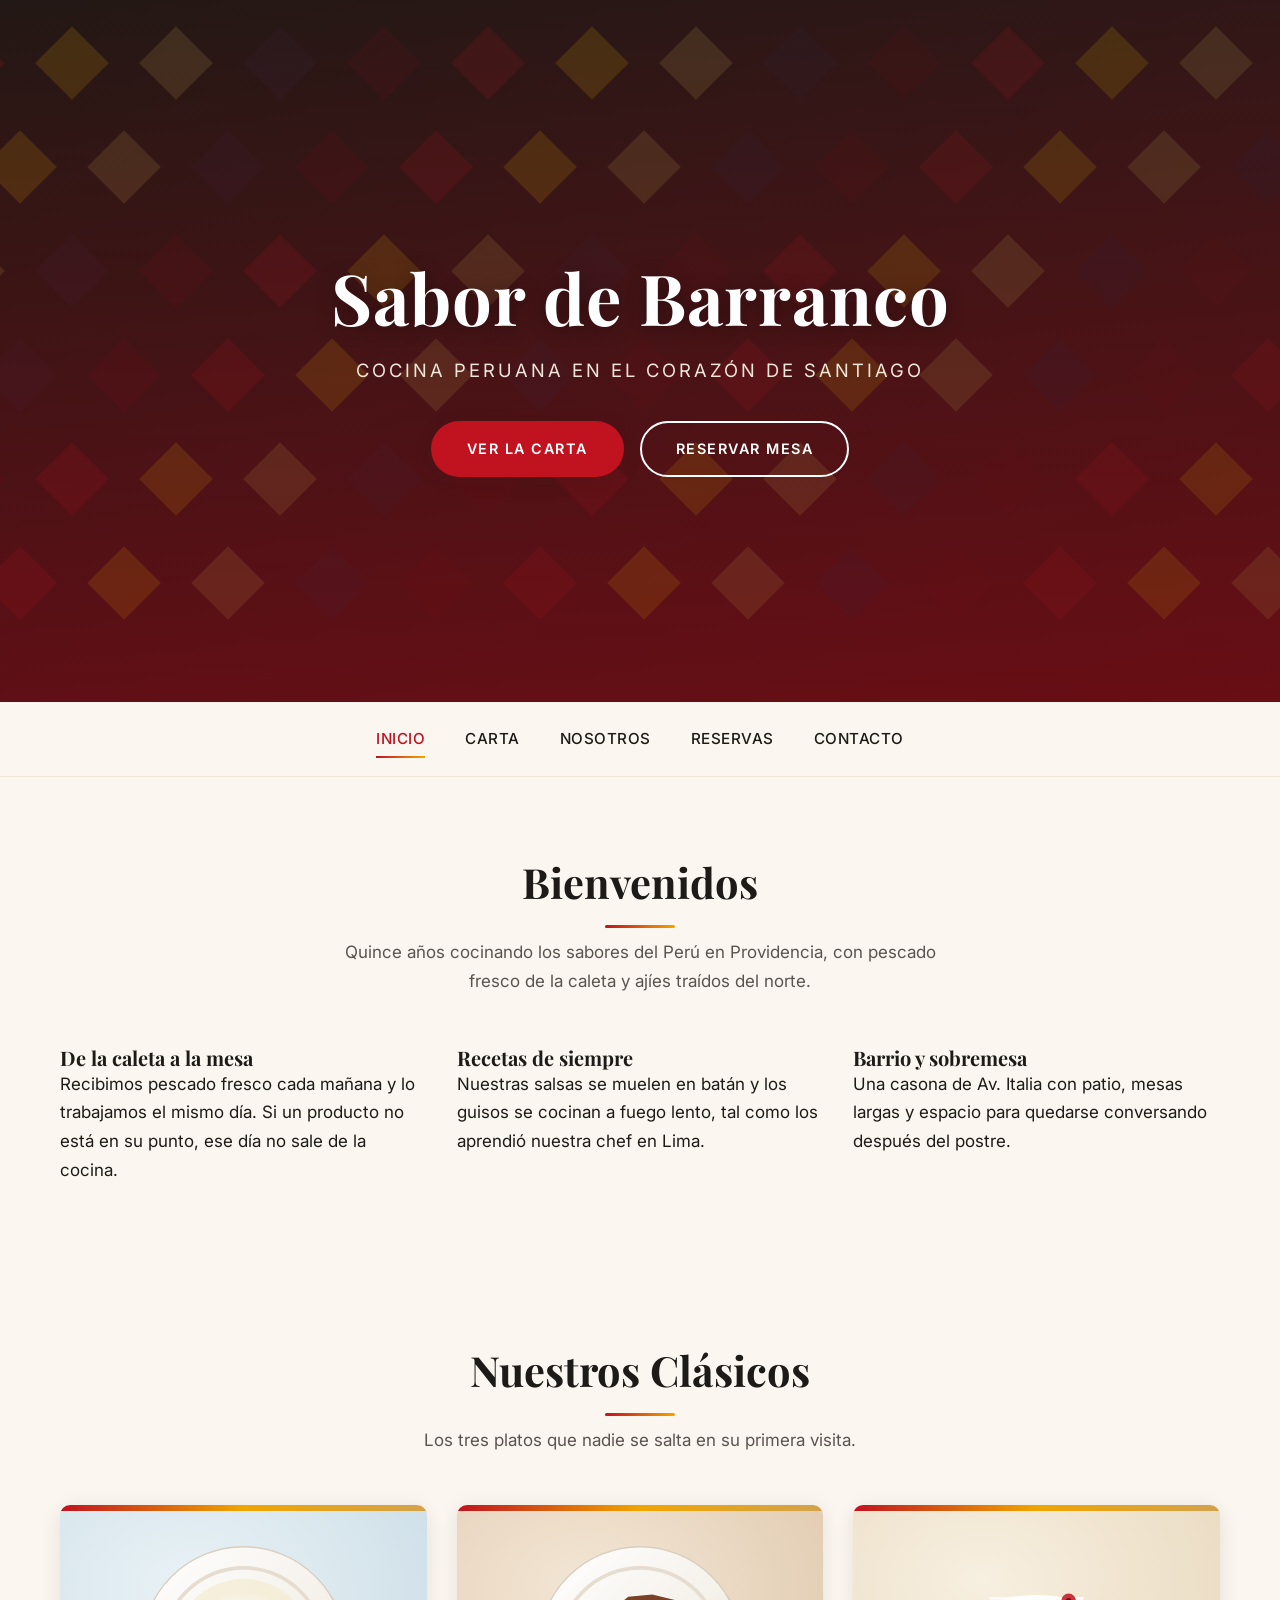
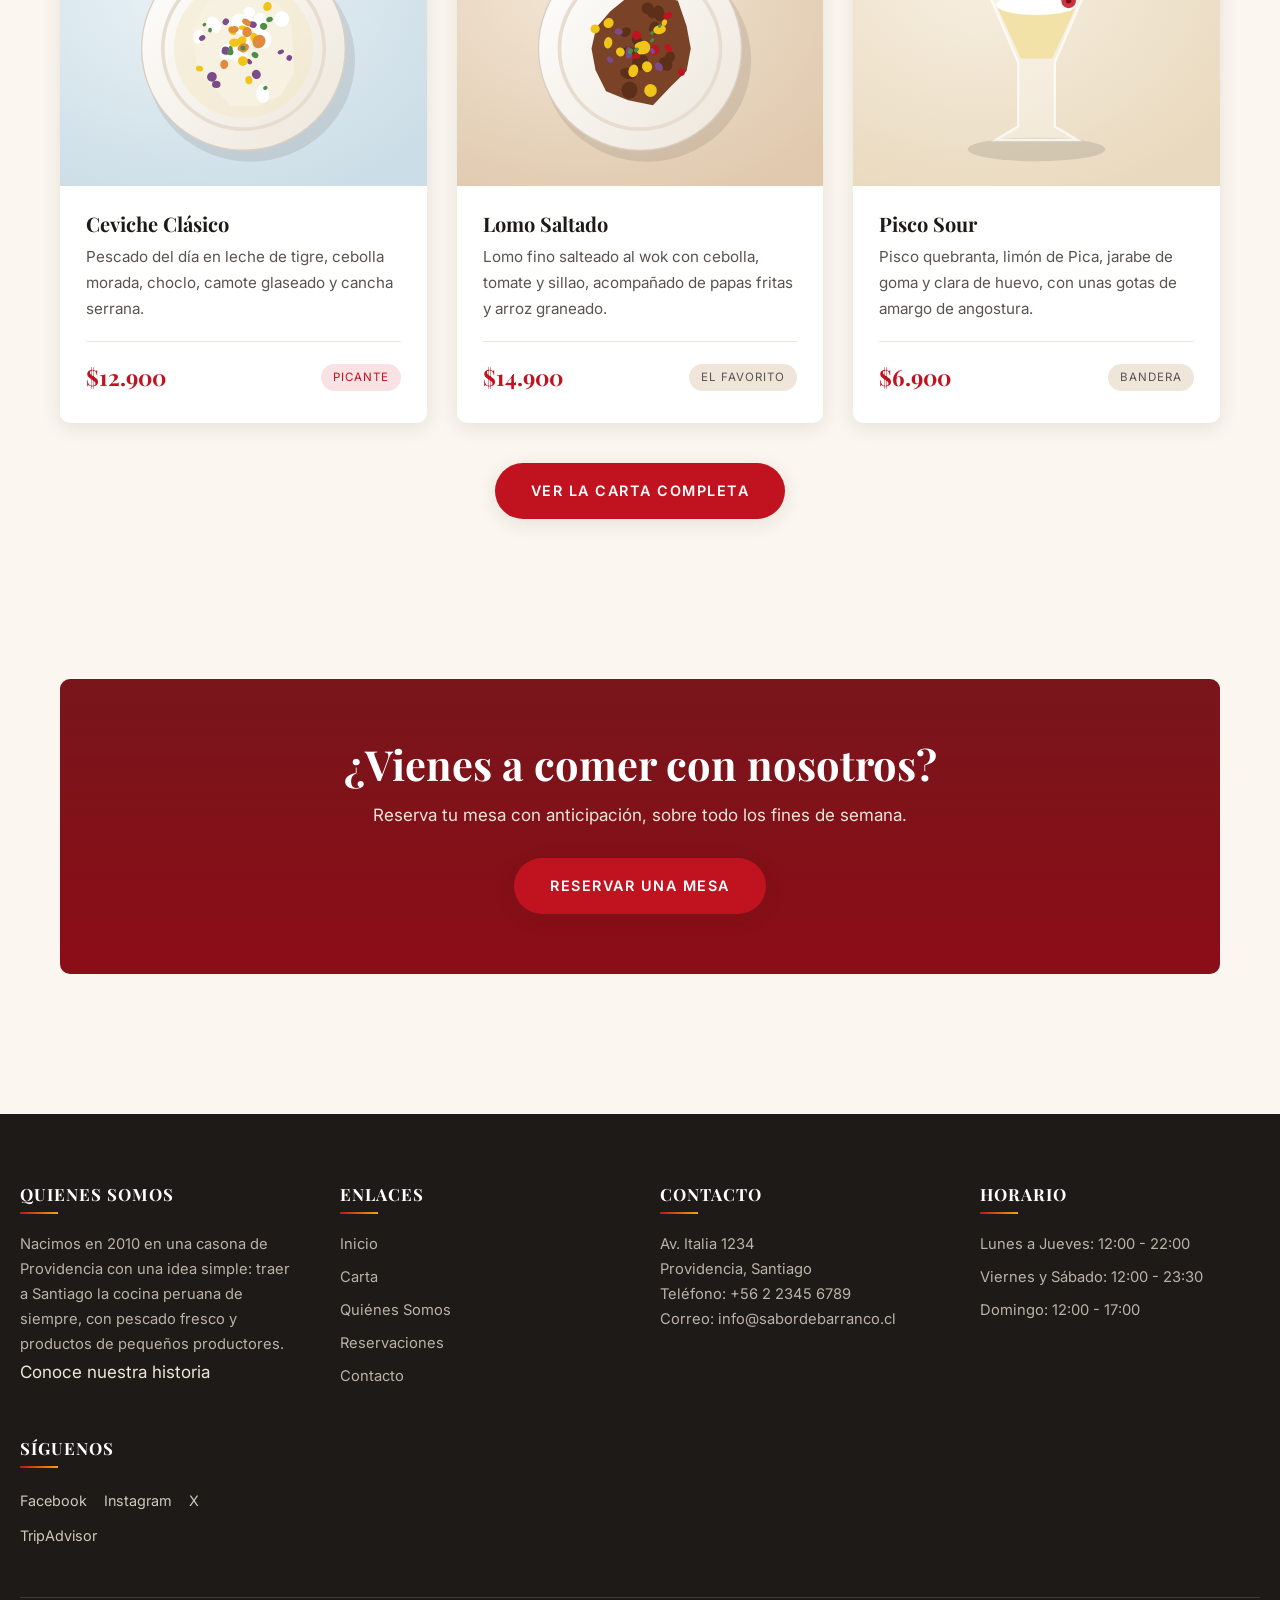
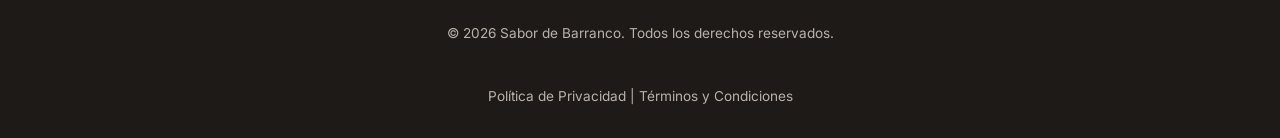
<file: index.html>
<!DOCTYPE html>
<html lang="es">
<head>
    <meta charset="UTF-8">
    <meta name="viewport" content="width=device-width, initial-scale=1.0">
    <meta name="description" content="Sabor de Barranco: cocina peruana en Providencia, Santiago. Ceviches, anticuchos y clásicos criollos.">
    <title>Sabor de Barranco | Cocina peruana en Santiago</title>
    <link rel="icon" type="image/svg+xml" href="img/icono.svg">

    <!-- Tipografias del sitio -->
    <link rel="preconnect" href="https://fonts.googleapis.com">
    <link rel="preconnect" href="https://fonts.gstatic.com" crossorigin>
    <link href="https://fonts.googleapis.com/css2?family=Playfair+Display:wght@700&family=Inter:wght@400;500;600&display=swap" rel="stylesheet">

    <link rel="stylesheet" href="css/estilos.css">
</head>
<body>

    <!-- Encabezado principal de la portada -->

<header>

    <h1>Sabor de Barranco</h1>
    <p>Cocina peruana en el corazón de Santiago</p>

    <div class="hero-botones">
        <a href="Pages/menu.html" class="boton boton-principal">Ver la carta</a>
        <a href="Pages/reservaciones.html" class="boton boton-secundario">Reservar mesa</a>
    </div>

</header>

    <!-- Barra de navegacion del sitio -->

<nav>
    <button class="boton-menu" aria-label="Abrir menú" aria-expanded="false">☰</button>

    <a href="index.html">Inicio</a>
    <a href="Pages/menu.html">Carta</a>
    <a href="Pages/nosotros.html">Nosotros</a>
    <a href="Pages/reservaciones.html">Reservas</a>
    <a href="Pages/contacto.html">Contacto</a>

</nav>

<main>

    <!-- Presentacion breve del restaurante -->

    <section>

        <h2 class="titulo-seccion aparece">Bienvenidos</h2>
        <p class="subtitulo-seccion aparece">
            Quince años cocinando los sabores del Perú en Providencia, con
            pescado fresco de la caleta y ajíes traídos del norte.
        </p>

        <div class="columnas">

            <div class="aparece">
                <h3>De la caleta a la mesa</h3>
                <p>Recibimos pescado fresco cada mañana y lo trabajamos el mismo
                   día. Si un producto no está en su punto, ese día no sale de
                   la cocina.</p>
            </div>

            <div class="aparece">
                <h3>Recetas de siempre</h3>
                <p>Nuestras salsas se muelen en batán y los guisos se cocinan a
                   fuego lento, tal como los aprendió nuestra chef en Lima.</p>
            </div>

            <div class="aparece">
                <h3>Barrio y sobremesa</h3>
                <p>Una casona de Av. Italia con patio, mesas largas y espacio
                   para quedarse conversando después del postre.</p>
            </div>

        </div>

    </section>

    <!-- Tres platos destacados: la carta completa vive en Pages/menu.html -->

    <section>

        <h2 class="titulo-seccion aparece">Nuestros Clásicos</h2>
        <p class="subtitulo-seccion aparece">
            Los tres platos que nadie se salta en su primera visita.
        </p>

        <div class="platos">

            <article class="plato aparece">
                <img class="plato-foto" src="img/platos/ceviche.svg"
                     alt="Ceviche de pescado fresco con cebolla morada, choclo y camote" loading="lazy">
                <div class="plato-contenido">
                    <h3>Ceviche Clásico</h3>
                    <p>Pescado del día en leche de tigre, cebolla morada, choclo,
                       camote glaseado y cancha serrana.</p>
                    <div class="plato-pie">
                        <span class="precio">$12.900</span>
                        <span class="etiqueta etiqueta-picante">Picante</span>
                    </div>
                </div>
            </article>

            <article class="plato aparece">
                <img class="plato-foto" src="img/platos/lomo-saltado.svg"
                     alt="Lomo saltado con papas fritas, tomate y cebolla" loading="lazy">
                <div class="plato-contenido">
                    <h3>Lomo Saltado</h3>
                    <p>Lomo fino salteado al wok con cebolla, tomate y sillao,
                       acompañado de papas fritas y arroz graneado.</p>
                    <div class="plato-pie">
                        <span class="precio">$14.900</span>
                        <span class="etiqueta">El favorito</span>
                    </div>
                </div>
            </article>

            <article class="plato aparece">
                <img class="plato-foto" src="img/platos/pisco-sour.svg"
                     alt="Copa de pisco sour con espuma y gotas de amargo" loading="lazy">
                <div class="plato-contenido">
                    <h3>Pisco Sour</h3>
                    <p>Pisco quebranta, limón de Pica, jarabe de goma y clara de
                       huevo, con unas gotas de amargo de angostura.</p>
                    <div class="plato-pie">
                        <span class="precio">$6.900</span>
                        <span class="etiqueta">Bandera</span>
                    </div>
                </div>
            </article>

        </div>

        <div class="centrado aparece">
            <a href="Pages/menu.html" class="boton boton-principal">Ver la carta completa</a>
        </div>

    </section>

    <!-- Llamado a reservar -->

    <section>

        <div class="franja aparece">
            <h2>¿Vienes a comer con nosotros?</h2>
            <p>Reserva tu mesa con anticipación, sobre todo los fines de semana.</p>
            <a href="Pages/reservaciones.html" class="boton boton-principal">Reservar una mesa</a>
        </div>

    </section>

</main>

    <!-- Pie de pagina con informacion de contacto y enlaces del sitio -->

<footer>

    <div>
        <h3>Quienes Somos</h3>
        <p>Nacimos en 2010 en una casona de Providencia con una idea simple:
           traer a Santiago la cocina peruana de siempre, con pescado fresco
           y productos de pequeños productores.</p>
        <a href="Pages/nosotros.html">Conoce nuestra historia</a>
    </div>

    <div>
        <h3>Enlaces</h3>
        <ul>
            <li><a href="index.html">Inicio</a></li>
            <li><a href="Pages/menu.html">Carta</a></li>
            <li><a href="Pages/nosotros.html">Quiénes Somos</a></li>
            <li><a href="Pages/reservaciones.html">Reservaciones</a></li>
            <li><a href="Pages/contacto.html">Contacto</a></li>
        </ul>
    </div>

    <div>
        <h3>Contacto</h3>
        <p>Av. Italia 1234<br>
           Providencia, Santiago</p>
        <p>Teléfono: <a href="tel:+56223456789">+56 2 2345 6789</a></p>
        <p>Correo: <a href="mailto:info@sabordebarranco.cl">info@sabordebarranco.cl</a></p>
    </div>

    <div>
        <h3>Horario</h3>
        <ul>
            <li>Lunes a Jueves: 12:00 - 22:00</li>
            <li>Viernes y Sábado: 12:00 - 23:30</li>
            <li>Domingo: 12:00 - 17:00</li>
        </ul>
    </div>

    <div>
        <h3>Síguenos</h3>
        <a href="#">Facebook</a>
        <a href="#">Instagram</a>
        <a href="#">X</a>
        <a href="#">TripAdvisor</a>
    </div>

    <!-- Aviso legal y derechos de autor -->
    <p>&copy; <span id="anio">2026</span> Sabor de Barranco. Todos los derechos reservados.</p>
    <p>
        <a href="#">Política de Privacidad</a> |
        <a href="#">Términos y Condiciones</a>
    </p>

</footer>

<script src="js/script.js"></script>

</body>
</html>
</file>
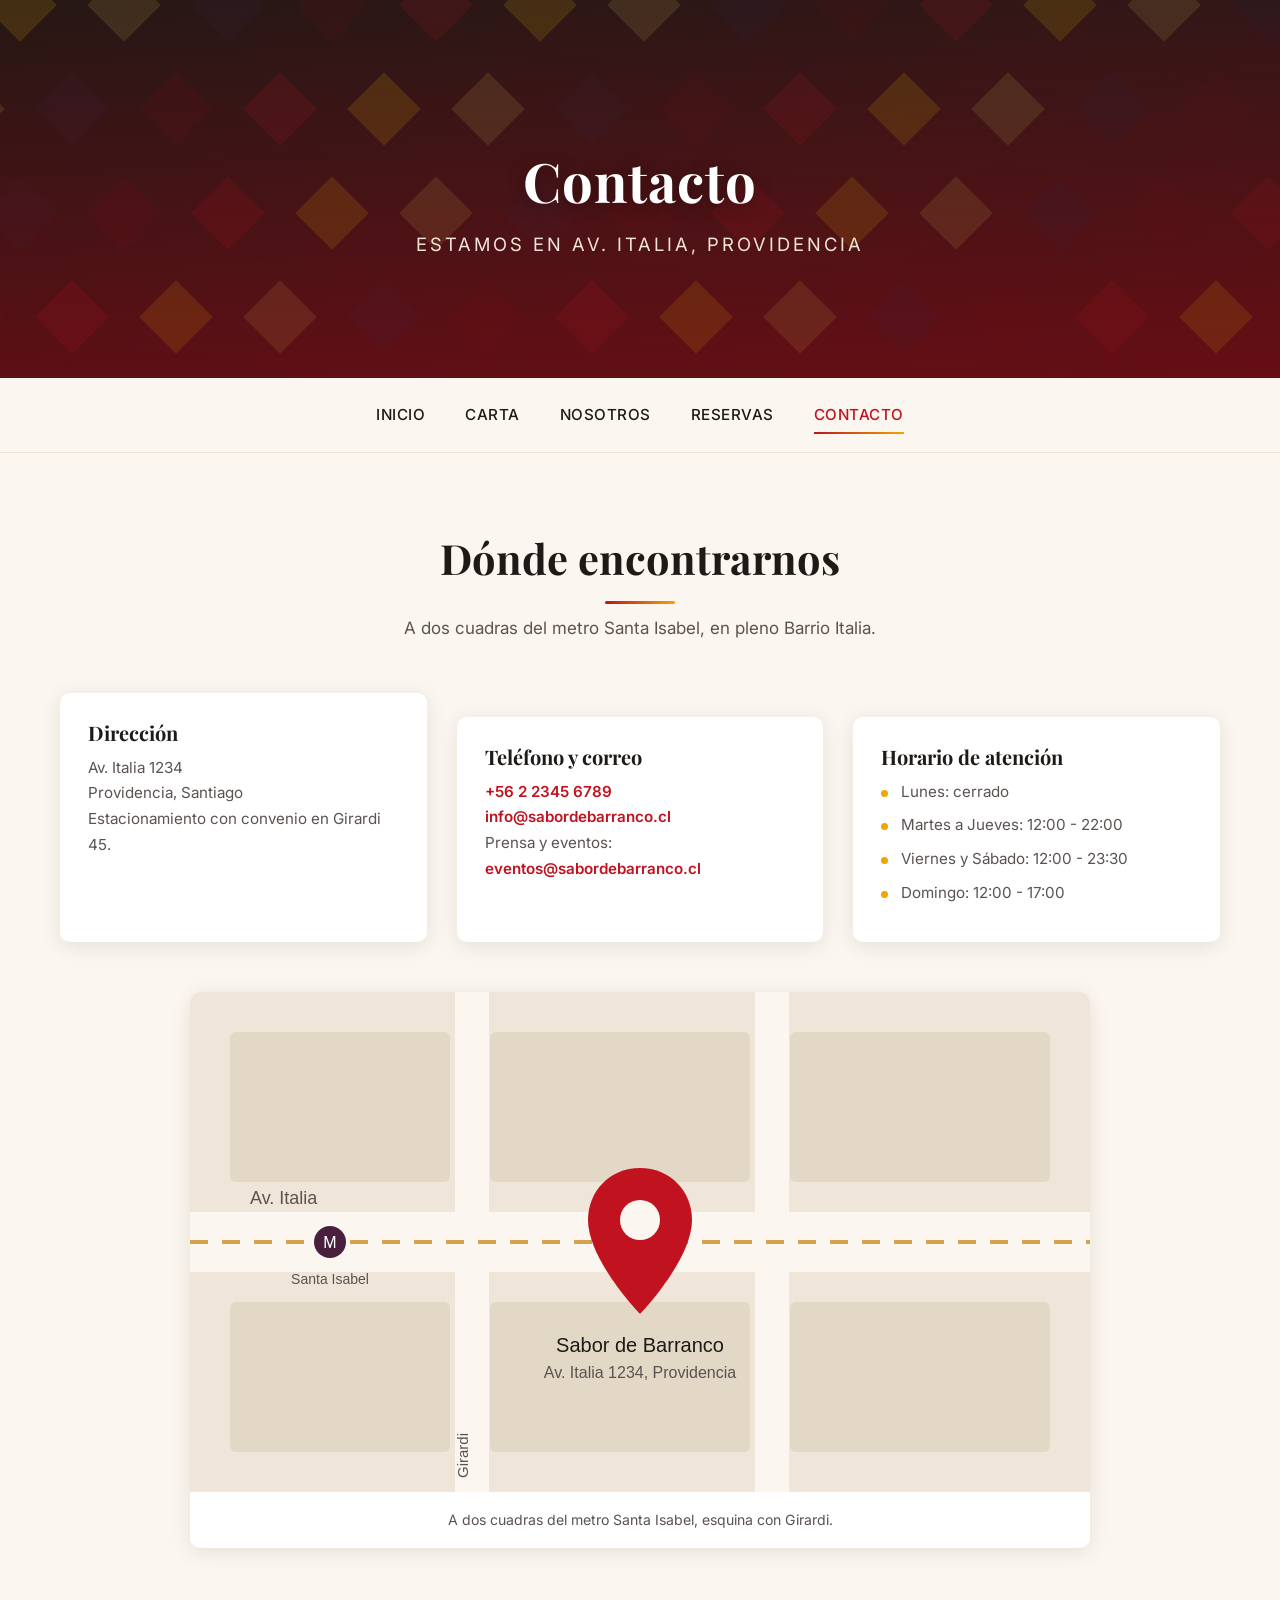
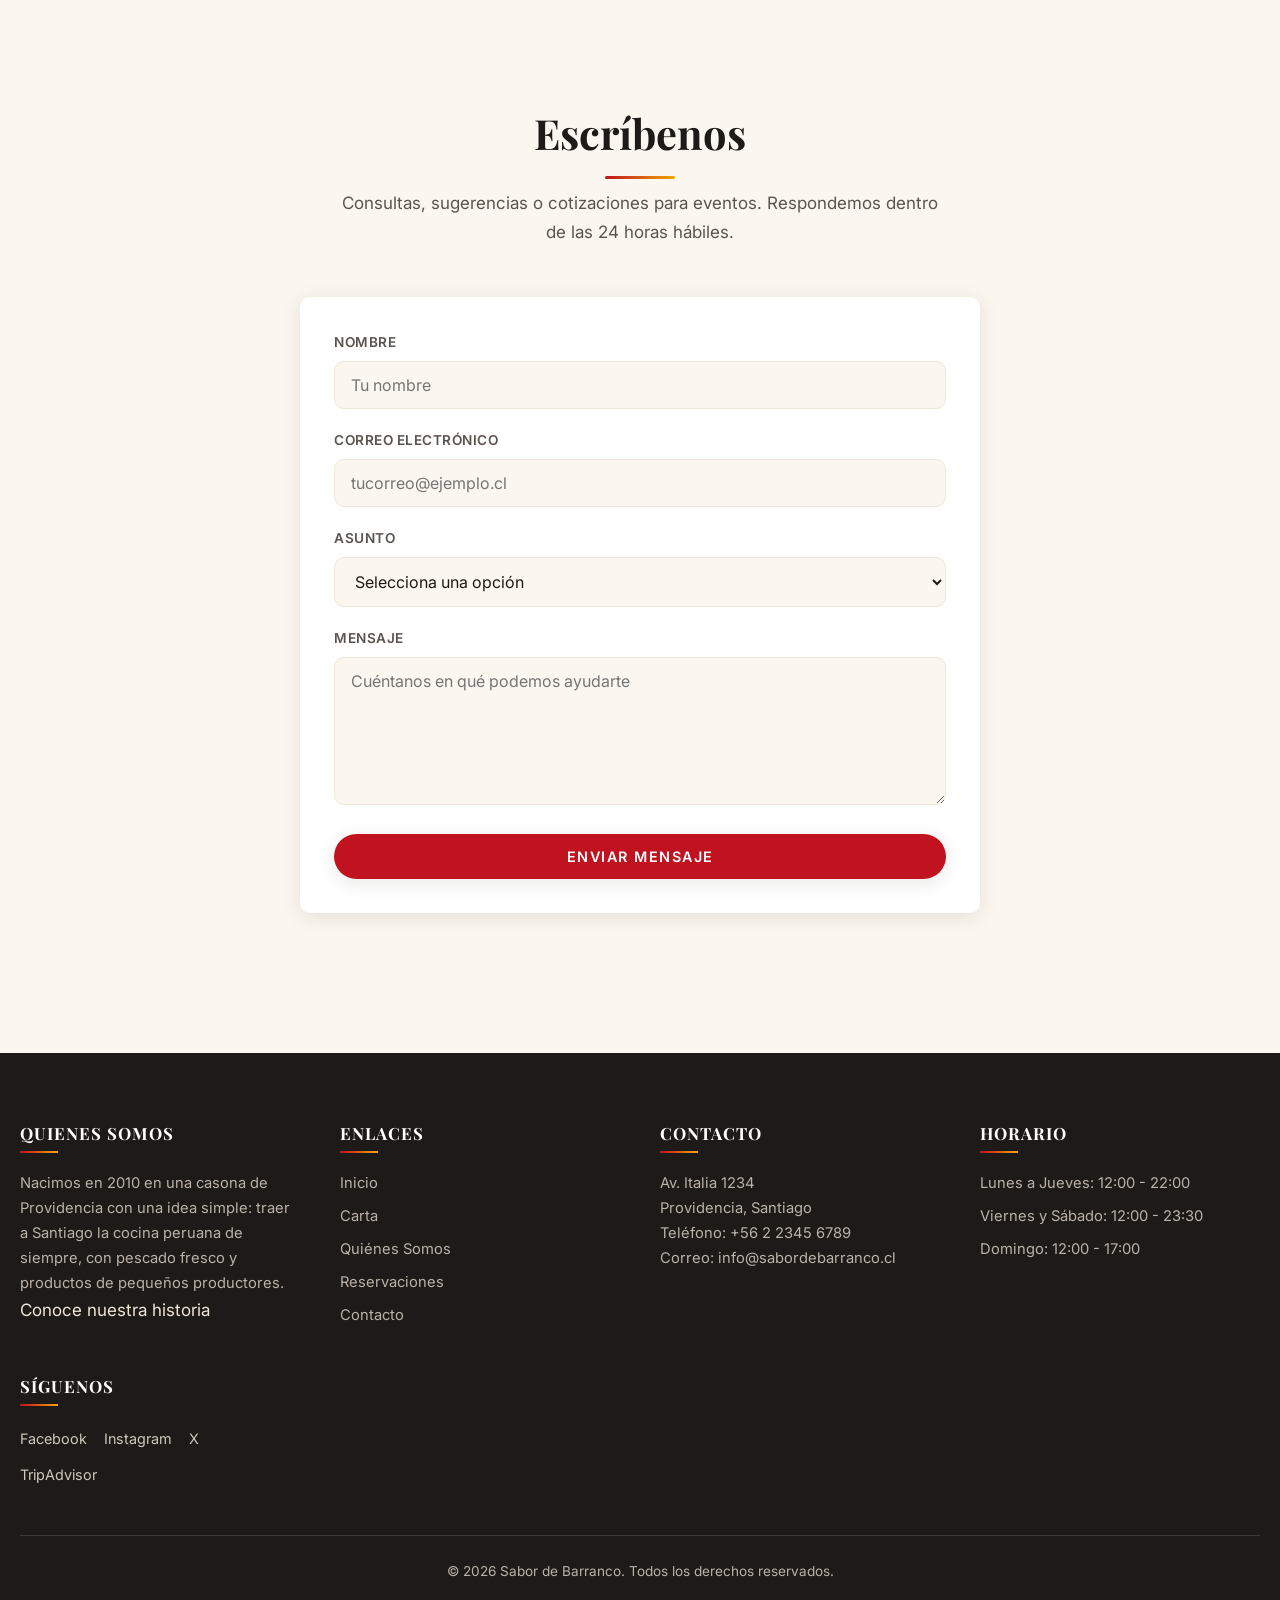
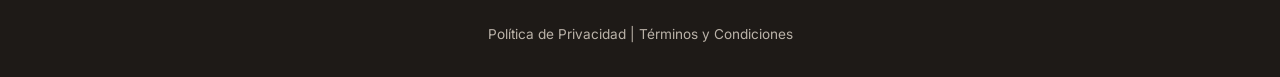
<file: Pages/contacto.html>
<!DOCTYPE html>
<html lang="es">
<head>
    <meta charset="UTF-8">
    <meta name="viewport" content="width=device-width, initial-scale=1.0">
    <meta name="description" content="Dirección, teléfono, horario y formulario de contacto de Sabor de Barranco en Providencia, Santiago.">
    <title>Contacto | Sabor de Barranco</title>
    <link rel="icon" type="image/svg+xml" href="../img/icono.svg">

    <!-- Tipografias del sitio -->
    <link rel="preconnect" href="https://fonts.googleapis.com">
    <link rel="preconnect" href="https://fonts.gstatic.com" crossorigin>
    <link href="https://fonts.googleapis.com/css2?family=Playfair+Display:wght@700&family=Inter:wght@400;500;600&display=swap" rel="stylesheet">

    <link rel="stylesheet" href="../css/estilos.css">
</head>
<body>

    <!-- Encabezado de pagina con un titulo y subtitulo -->

<header class="hero-pequeno">

    <h1>Contacto</h1>
    <p>Estamos en Av. Italia, Providencia</p>

</header>

    <!-- Barra de navegacion del sitio -->

<nav>
    <button class="boton-menu" aria-label="Abrir menú" aria-expanded="false">☰</button>

    <a href="../index.html">Inicio</a>
    <a href="menu.html">Carta</a>
    <a href="nosotros.html">Nosotros</a>
    <a href="reservaciones.html">Reservas</a>
    <a href="contacto.html">Contacto</a>

</nav>

<main>

    <!-- Datos de contacto y como llegar -->

    <section>

        <h2 class="titulo-seccion aparece">Dónde encontrarnos</h2>
        <p class="subtitulo-seccion aparece">
            A dos cuadras del metro Santa Isabel, en pleno Barrio Italia.
        </p>

        <div class="columnas">

            <div class="tarjeta aparece">
                <h3>Dirección</h3>
                <p>Av. Italia 1234<br>
                   Providencia, Santiago</p>
                <p>Estacionamiento con convenio en Girardi 45.</p>
            </div>

            <div class="tarjeta aparece">
                <h3>Teléfono y correo</h3>
                <p><a href="tel:+56223456789">+56 2 2345 6789</a></p>
                <p><a href="mailto:info@sabordebarranco.cl">info@sabordebarranco.cl</a></p>
                <p>Prensa y eventos:<br>
                   <a href="mailto:eventos@sabordebarranco.cl">eventos@sabordebarranco.cl</a></p>
            </div>

            <div class="tarjeta aparece">
                <h3>Horario de atención</h3>
                <ul class="lista">
                    <li>Lunes: cerrado</li>
                    <li>Martes a Jueves: 12:00 - 22:00</li>
                    <li>Viernes y Sábado: 12:00 - 23:30</li>
                    <li>Domingo: 12:00 - 17:00</li>
                </ul>
            </div>

        </div>

        <figure class="figura mapa aparece">
            <img src="../img/mapa.svg"
                 alt="Plano con la ubicación del restaurante en Av. Italia 1234, Providencia" loading="lazy">
            <figcaption>A dos cuadras del metro Santa Isabel, esquina con Girardi.</figcaption>
        </figure>

    </section>

    <!-- Formulario de mensajes -->

    <section>

        <h2 class="titulo-seccion aparece">Escríbenos</h2>
        <p class="subtitulo-seccion aparece">
            Consultas, sugerencias o cotizaciones para eventos. Respondemos
            dentro de las 24 horas hábiles.
        </p>

        <form class="formulario formulario-centrado aparece" id="form-contacto">

            <div class="campo">
                <label for="nombre">Nombre</label>
                <input type="text" id="nombre" name="nombre" required
                       placeholder="Tu nombre">
            </div>

            <div class="campo">
                <label for="correo">Correo electrónico</label>
                <input type="email" id="correo" name="correo" required
                       placeholder="tucorreo@ejemplo.cl">
            </div>

            <div class="campo">
                <label for="asunto">Asunto</label>
                <select id="asunto" name="asunto" required>
                    <option value="">Selecciona una opción</option>
                    <option value="consulta">Consulta general</option>
                    <option value="eventos">Eventos privados</option>
                    <option value="sugerencia">Sugerencia o reclamo</option>
                    <option value="trabajo">Quiero trabajar con ustedes</option>
                </select>
            </div>

            <div class="campo">
                <label for="mensaje">Mensaje</label>
                <textarea id="mensaje" name="mensaje" rows="6" required
                          placeholder="Cuéntanos en qué podemos ayudarte"></textarea>
            </div>

            <button type="submit" class="boton boton-principal">Enviar mensaje</button>

            <!-- Aviso de confirmacion que muestra el JS -->
            <p class="mensaje-form" hidden></p>

        </form>

    </section>

</main>

    <!-- Pie de pagina con informacion de contacto y enlaces del sitio -->

<footer>

    <div>
        <h3>Quienes Somos</h3>
        <p>Nacimos en 2010 en una casona de Providencia con una idea simple:
           traer a Santiago la cocina peruana de siempre, con pescado fresco
           y productos de pequeños productores.</p>
        <a href="nosotros.html">Conoce nuestra historia</a>
    </div>

    <div>
        <h3>Enlaces</h3>
        <ul>
            <li><a href="../index.html">Inicio</a></li>
            <li><a href="menu.html">Carta</a></li>
            <li><a href="nosotros.html">Quiénes Somos</a></li>
            <li><a href="reservaciones.html">Reservaciones</a></li>
            <li><a href="contacto.html">Contacto</a></li>
        </ul>
    </div>

    <div>
        <h3>Contacto</h3>
        <p>Av. Italia 1234<br>
           Providencia, Santiago</p>
        <p>Teléfono: <a href="tel:+56223456789">+56 2 2345 6789</a></p>
        <p>Correo: <a href="mailto:info@sabordebarranco.cl">info@sabordebarranco.cl</a></p>
    </div>

    <div>
        <h3>Horario</h3>
        <ul>
            <li>Lunes a Jueves: 12:00 - 22:00</li>
            <li>Viernes y Sábado: 12:00 - 23:30</li>
            <li>Domingo: 12:00 - 17:00</li>
        </ul>
    </div>

    <div>
        <h3>Síguenos</h3>
        <a href="#">Facebook</a>
        <a href="#">Instagram</a>
        <a href="#">X</a>
        <a href="#">TripAdvisor</a>
    </div>

    <!-- Aviso legal y derechos de autor -->
    <p>&copy; <span id="anio">2026</span> Sabor de Barranco. Todos los derechos reservados.</p>
    <p>
        <a href="#">Política de Privacidad</a> |
        <a href="#">Términos y Condiciones</a>
    </p>

</footer>

<script src="../js/script.js"></script>

</body>
</html>
</file>
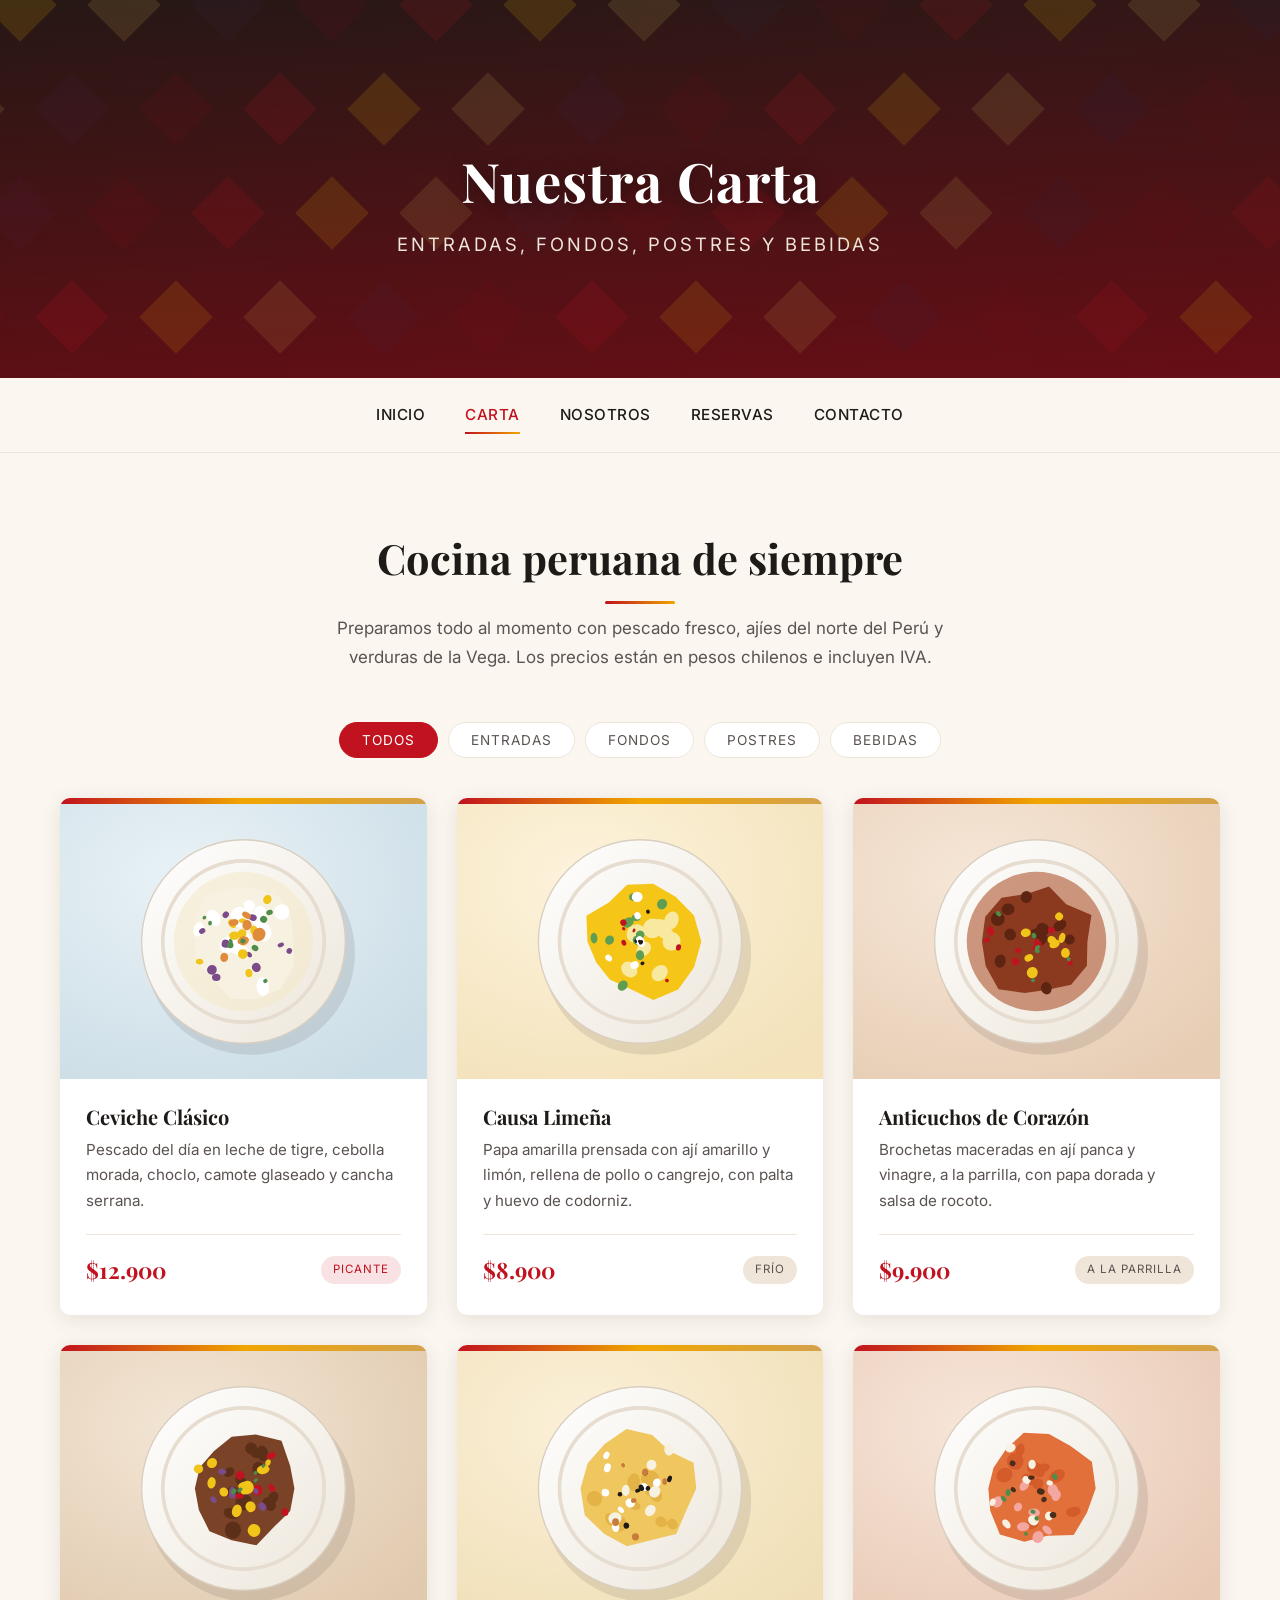
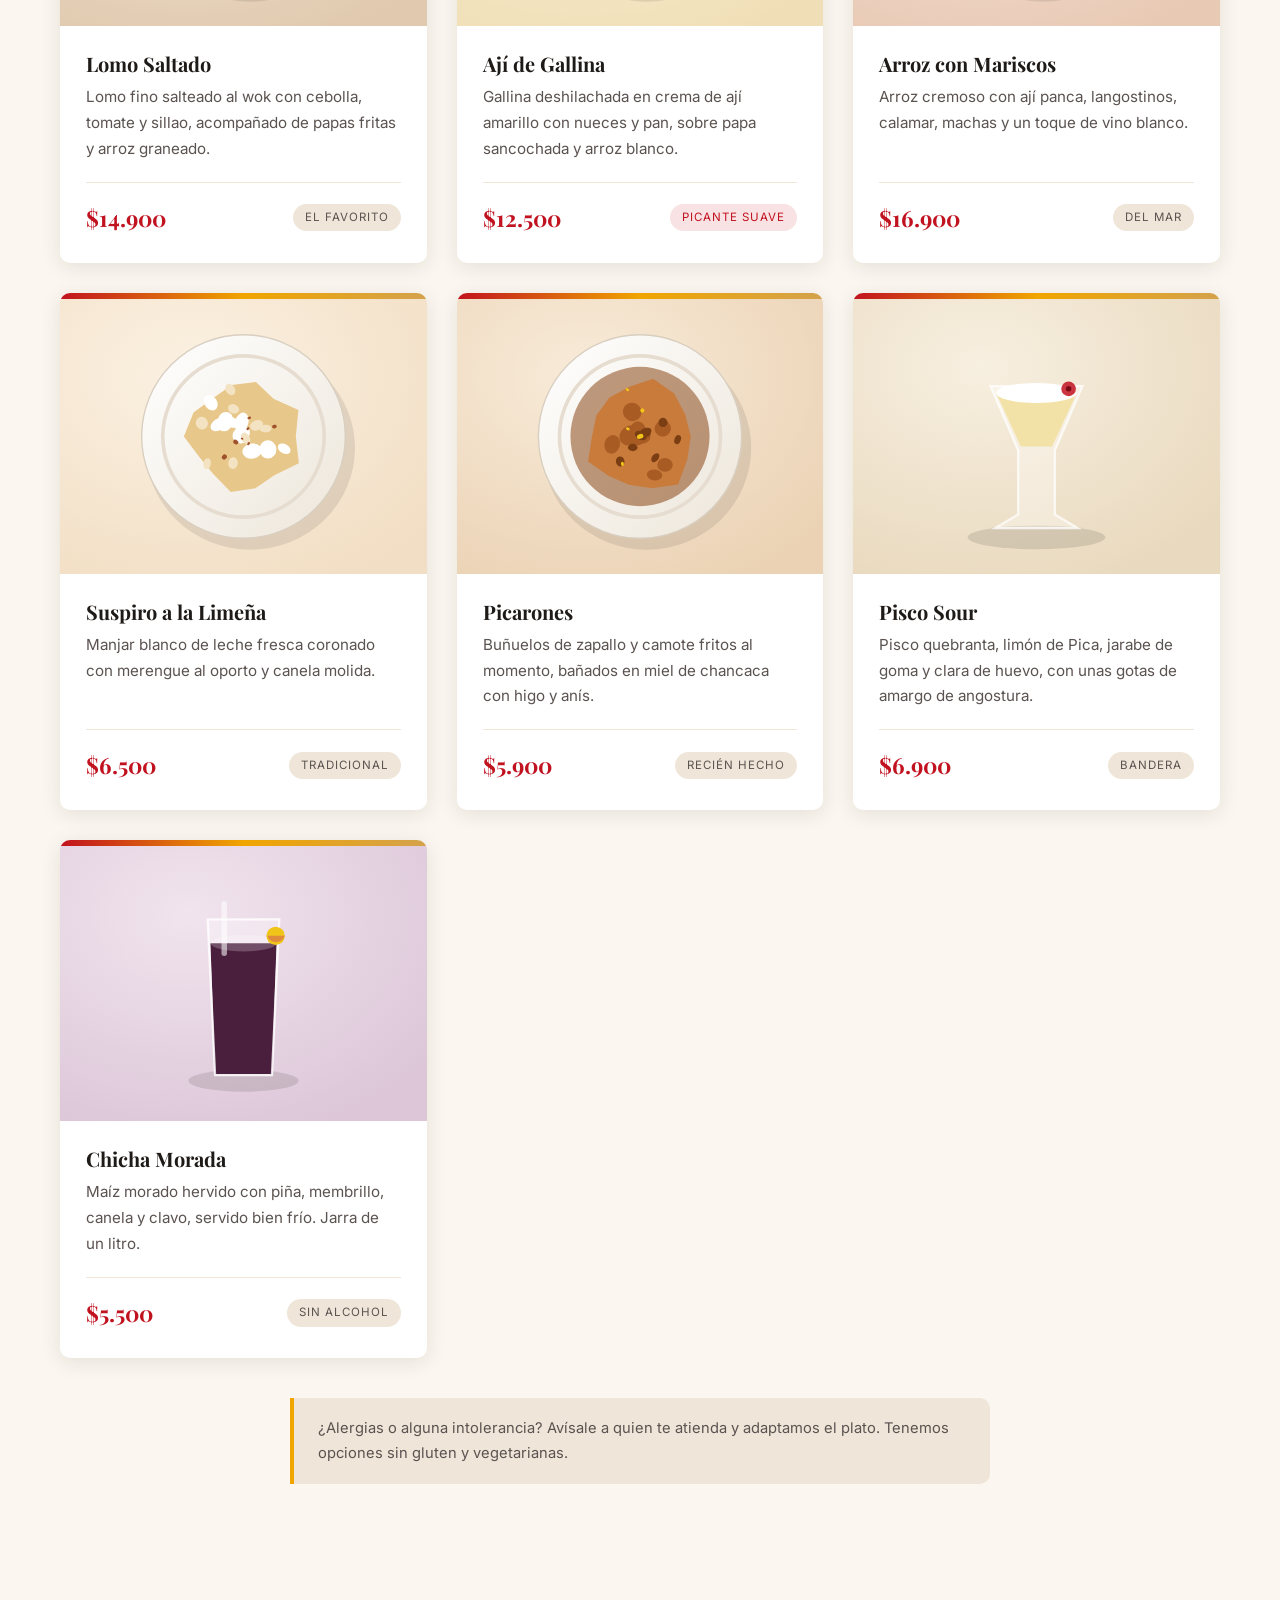
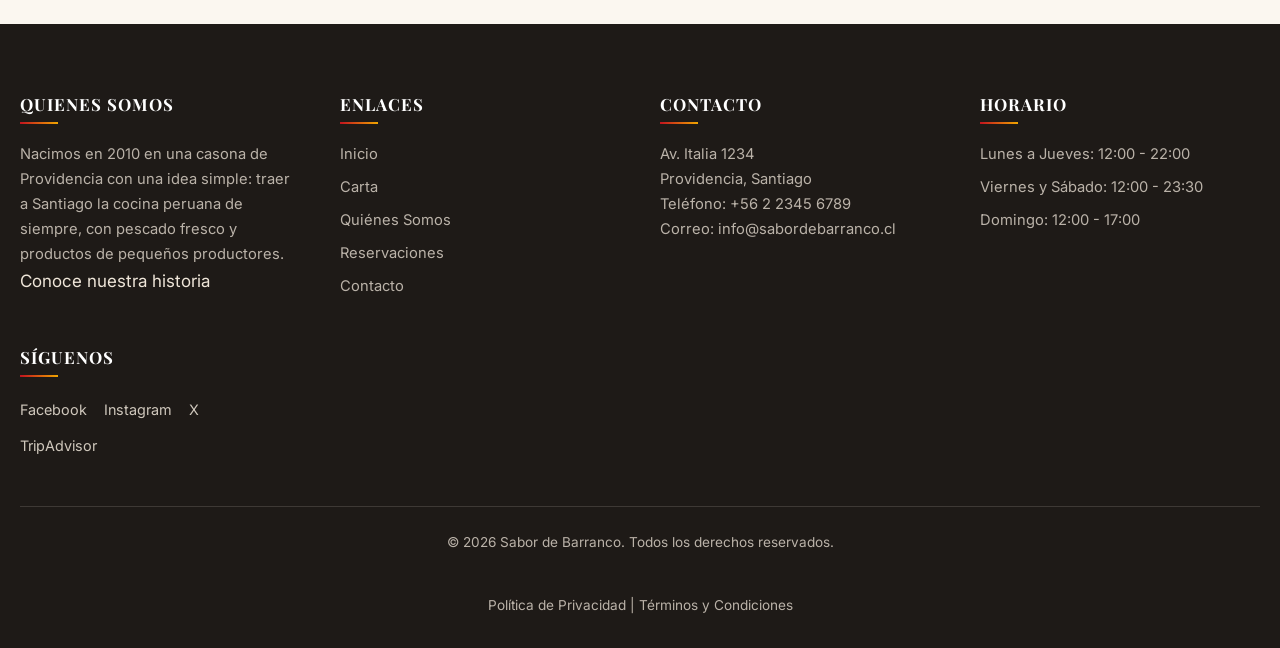
<file: Pages/menu.html>
<!DOCTYPE html>
<html lang="es">
<head>
    <meta charset="UTF-8">
    <meta name="viewport" content="width=device-width, initial-scale=1.0">
    <meta name="description" content="Carta de Sabor de Barranco: entradas, fondos, postres y bebidas de cocina peruana en Santiago.">
    <title>Carta | Sabor de Barranco</title>
    <link rel="icon" type="image/svg+xml" href="../img/icono.svg">

    <!-- Tipografias del sitio -->
    <link rel="preconnect" href="https://fonts.googleapis.com">
    <link rel="preconnect" href="https://fonts.gstatic.com" crossorigin>
    <link href="https://fonts.googleapis.com/css2?family=Playfair+Display:wght@700&family=Inter:wght@400;500;600&display=swap" rel="stylesheet">

    <link rel="stylesheet" href="../css/estilos.css">
</head>
<body>

    <!-- Encabezado de pagina con un titulo y subtitulo -->

<header class="hero-pequeno">

    <h1>Nuestra Carta</h1>
    <p>Entradas, fondos, postres y bebidas</p>

</header>

    <!-- Barra de navegacion del sitio -->

<nav>
    <button class="boton-menu" aria-label="Abrir menú" aria-expanded="false">☰</button>

    <a href="../index.html">Inicio</a>
    <a href="menu.html">Carta</a>
    <a href="nosotros.html">Nosotros</a>
    <a href="reservaciones.html">Reservas</a>
    <a href="contacto.html">Contacto</a>

</nav>

<main>

    <!-- Carta con filtros por categoria (los maneja el archivo js/script.js) -->

    <section id="carta">

        <h2 class="titulo-seccion aparece">Cocina peruana de siempre</h2>
        <p class="subtitulo-seccion aparece">
            Preparamos todo al momento con pescado fresco, ajíes del norte del
            Perú y verduras de la Vega. Los precios están en pesos chilenos e
            incluyen IVA.
        </p>

        <div class="filtros aparece">
            <button class="filtro activo" data-categoria="todos">Todos</button>
            <button class="filtro" data-categoria="entradas">Entradas</button>
            <button class="filtro" data-categoria="fondos">Fondos</button>
            <button class="filtro" data-categoria="postres">Postres</button>
            <button class="filtro" data-categoria="bebidas">Bebidas</button>
        </div>

        <div class="platos">

            <article class="plato aparece" data-categoria="entradas">
                <img class="plato-foto" src="../img/platos/ceviche.svg"
                     alt="Ceviche de pescado fresco con cebolla morada, choclo y camote" loading="lazy">
                <div class="plato-contenido">
                    <h3>Ceviche Clásico</h3>
                    <p>Pescado del día en leche de tigre, cebolla morada, choclo,
                       camote glaseado y cancha serrana.</p>
                    <div class="plato-pie">
                        <span class="precio">$12.900</span>
                        <span class="etiqueta etiqueta-picante">Picante</span>
                    </div>
                </div>
            </article>

            <article class="plato aparece" data-categoria="entradas">
                <img class="plato-foto" src="../img/platos/causa.svg"
                     alt="Causa limeña de papa amarilla con palta y huevo" loading="lazy">
                <div class="plato-contenido">
                    <h3>Causa Limeña</h3>
                    <p>Papa amarilla prensada con ají amarillo y limón, rellena
                       de pollo o cangrejo, con palta y huevo de codorniz.</p>
                    <div class="plato-pie">
                        <span class="precio">$8.900</span>
                        <span class="etiqueta">Frío</span>
                    </div>
                </div>
            </article>

            <article class="plato aparece" data-categoria="entradas">
                <img class="plato-foto" src="../img/platos/anticuchos.svg"
                     alt="Anticuchos a la parrilla con papa dorada y salsa de rocoto" loading="lazy">
                <div class="plato-contenido">
                    <h3>Anticuchos de Corazón</h3>
                    <p>Brochetas maceradas en ají panca y vinagre, a la parrilla,
                       con papa dorada y salsa de rocoto.</p>
                    <div class="plato-pie">
                        <span class="precio">$9.900</span>
                        <span class="etiqueta">A la parrilla</span>
                    </div>
                </div>
            </article>

            <article class="plato aparece" data-categoria="fondos">
                <img class="plato-foto" src="../img/platos/lomo-saltado.svg"
                     alt="Lomo saltado con papas fritas, tomate y cebolla" loading="lazy">
                <div class="plato-contenido">
                    <h3>Lomo Saltado</h3>
                    <p>Lomo fino salteado al wok con cebolla, tomate y sillao,
                       acompañado de papas fritas y arroz graneado.</p>
                    <div class="plato-pie">
                        <span class="precio">$14.900</span>
                        <span class="etiqueta">El favorito</span>
                    </div>
                </div>
            </article>

            <article class="plato aparece" data-categoria="fondos">
                <img class="plato-foto" src="../img/platos/aji-de-gallina.svg"
                     alt="Ají de gallina en crema de ají amarillo con huevo y aceituna" loading="lazy">
                <div class="plato-contenido">
                    <h3>Ají de Gallina</h3>
                    <p>Gallina deshilachada en crema de ají amarillo con nueces
                       y pan, sobre papa sancochada y arroz blanco.</p>
                    <div class="plato-pie">
                        <span class="precio">$12.500</span>
                        <span class="etiqueta etiqueta-picante">Picante suave</span>
                    </div>
                </div>
            </article>

            <article class="plato aparece" data-categoria="fondos">
                <img class="plato-foto" src="../img/platos/arroz-con-mariscos.svg"
                     alt="Arroz con mariscos, langostinos y calamar" loading="lazy">
                <div class="plato-contenido">
                    <h3>Arroz con Mariscos</h3>
                    <p>Arroz cremoso con ají panca, langostinos, calamar,
                       machas y un toque de vino blanco.</p>
                    <div class="plato-pie">
                        <span class="precio">$16.900</span>
                        <span class="etiqueta">Del mar</span>
                    </div>
                </div>
            </article>

            <article class="plato aparece" data-categoria="postres">
                <img class="plato-foto" src="../img/platos/suspiro.svg"
                     alt="Suspiro a la limeña con merengue y canela" loading="lazy">
                <div class="plato-contenido">
                    <h3>Suspiro a la Limeña</h3>
                    <p>Manjar blanco de leche fresca coronado con merengue
                       al oporto y canela molida.</p>
                    <div class="plato-pie">
                        <span class="precio">$6.500</span>
                        <span class="etiqueta">Tradicional</span>
                    </div>
                </div>
            </article>

            <article class="plato aparece" data-categoria="postres">
                <img class="plato-foto" src="../img/platos/picarones.svg"
                     alt="Picarones dorados bañados en miel de chancaca" loading="lazy">
                <div class="plato-contenido">
                    <h3>Picarones</h3>
                    <p>Buñuelos de zapallo y camote fritos al momento, bañados
                       en miel de chancaca con higo y anís.</p>
                    <div class="plato-pie">
                        <span class="precio">$5.900</span>
                        <span class="etiqueta">Recién hecho</span>
                    </div>
                </div>
            </article>

            <article class="plato aparece" data-categoria="bebidas">
                <img class="plato-foto" src="../img/platos/pisco-sour.svg"
                     alt="Copa de pisco sour con espuma y gotas de amargo" loading="lazy">
                <div class="plato-contenido">
                    <h3>Pisco Sour</h3>
                    <p>Pisco quebranta, limón de Pica, jarabe de goma y clara de
                       huevo, con unas gotas de amargo de angostura.</p>
                    <div class="plato-pie">
                        <span class="precio">$6.900</span>
                        <span class="etiqueta">Bandera</span>
                    </div>
                </div>
            </article>

            <article class="plato aparece" data-categoria="bebidas">
                <img class="plato-foto" src="../img/platos/chicha-morada.svg"
                     alt="Vaso de chicha morada bien fría con rodaja de piña" loading="lazy">
                <div class="plato-contenido">
                    <h3>Chicha Morada</h3>
                    <p>Maíz morado hervido con piña, membrillo, canela y clavo,
                       servido bien frío. Jarra de un litro.</p>
                    <div class="plato-pie">
                        <span class="precio">$5.500</span>
                        <span class="etiqueta">Sin alcohol</span>
                    </div>
                </div>
            </article>

        </div>

        <!-- Aviso para quienes tienen restricciones alimentarias -->
        <p class="nota aparece">
            ¿Alergias o alguna intolerancia? Avísale a quien te atienda y
            adaptamos el plato. Tenemos opciones sin gluten y vegetarianas.
        </p>

    </section>

</main>

    <!-- Pie de pagina con informacion de contacto y enlaces del sitio -->

<footer>

    <div>
        <h3>Quienes Somos</h3>
        <p>Nacimos en 2010 en una casona de Providencia con una idea simple:
           traer a Santiago la cocina peruana de siempre, con pescado fresco
           y productos de pequeños productores.</p>
        <a href="nosotros.html">Conoce nuestra historia</a>
    </div>

    <div>
        <h3>Enlaces</h3>
        <ul>
            <li><a href="../index.html">Inicio</a></li>
            <li><a href="menu.html">Carta</a></li>
            <li><a href="nosotros.html">Quiénes Somos</a></li>
            <li><a href="reservaciones.html">Reservaciones</a></li>
            <li><a href="contacto.html">Contacto</a></li>
        </ul>
    </div>

    <div>
        <h3>Contacto</h3>
        <p>Av. Italia 1234<br>
           Providencia, Santiago</p>
        <p>Teléfono: <a href="tel:+56223456789">+56 2 2345 6789</a></p>
        <p>Correo: <a href="mailto:info@sabordebarranco.cl">info@sabordebarranco.cl</a></p>
    </div>

    <div>
        <h3>Horario</h3>
        <ul>
            <li>Lunes a Jueves: 12:00 - 22:00</li>
            <li>Viernes y Sábado: 12:00 - 23:30</li>
            <li>Domingo: 12:00 - 17:00</li>
        </ul>
    </div>

    <div>
        <h3>Síguenos</h3>
        <a href="#">Facebook</a>
        <a href="#">Instagram</a>
        <a href="#">X</a>
        <a href="#">TripAdvisor</a>
    </div>

    <!-- Aviso legal y derechos de autor -->
    <p>&copy; <span id="anio">2026</span> Sabor de Barranco. Todos los derechos reservados.</p>
    <p>
        <a href="#">Política de Privacidad</a> |
        <a href="#">Términos y Condiciones</a>
    </p>

</footer>

<script src="../js/script.js"></script>

</body>
</html>
</file>
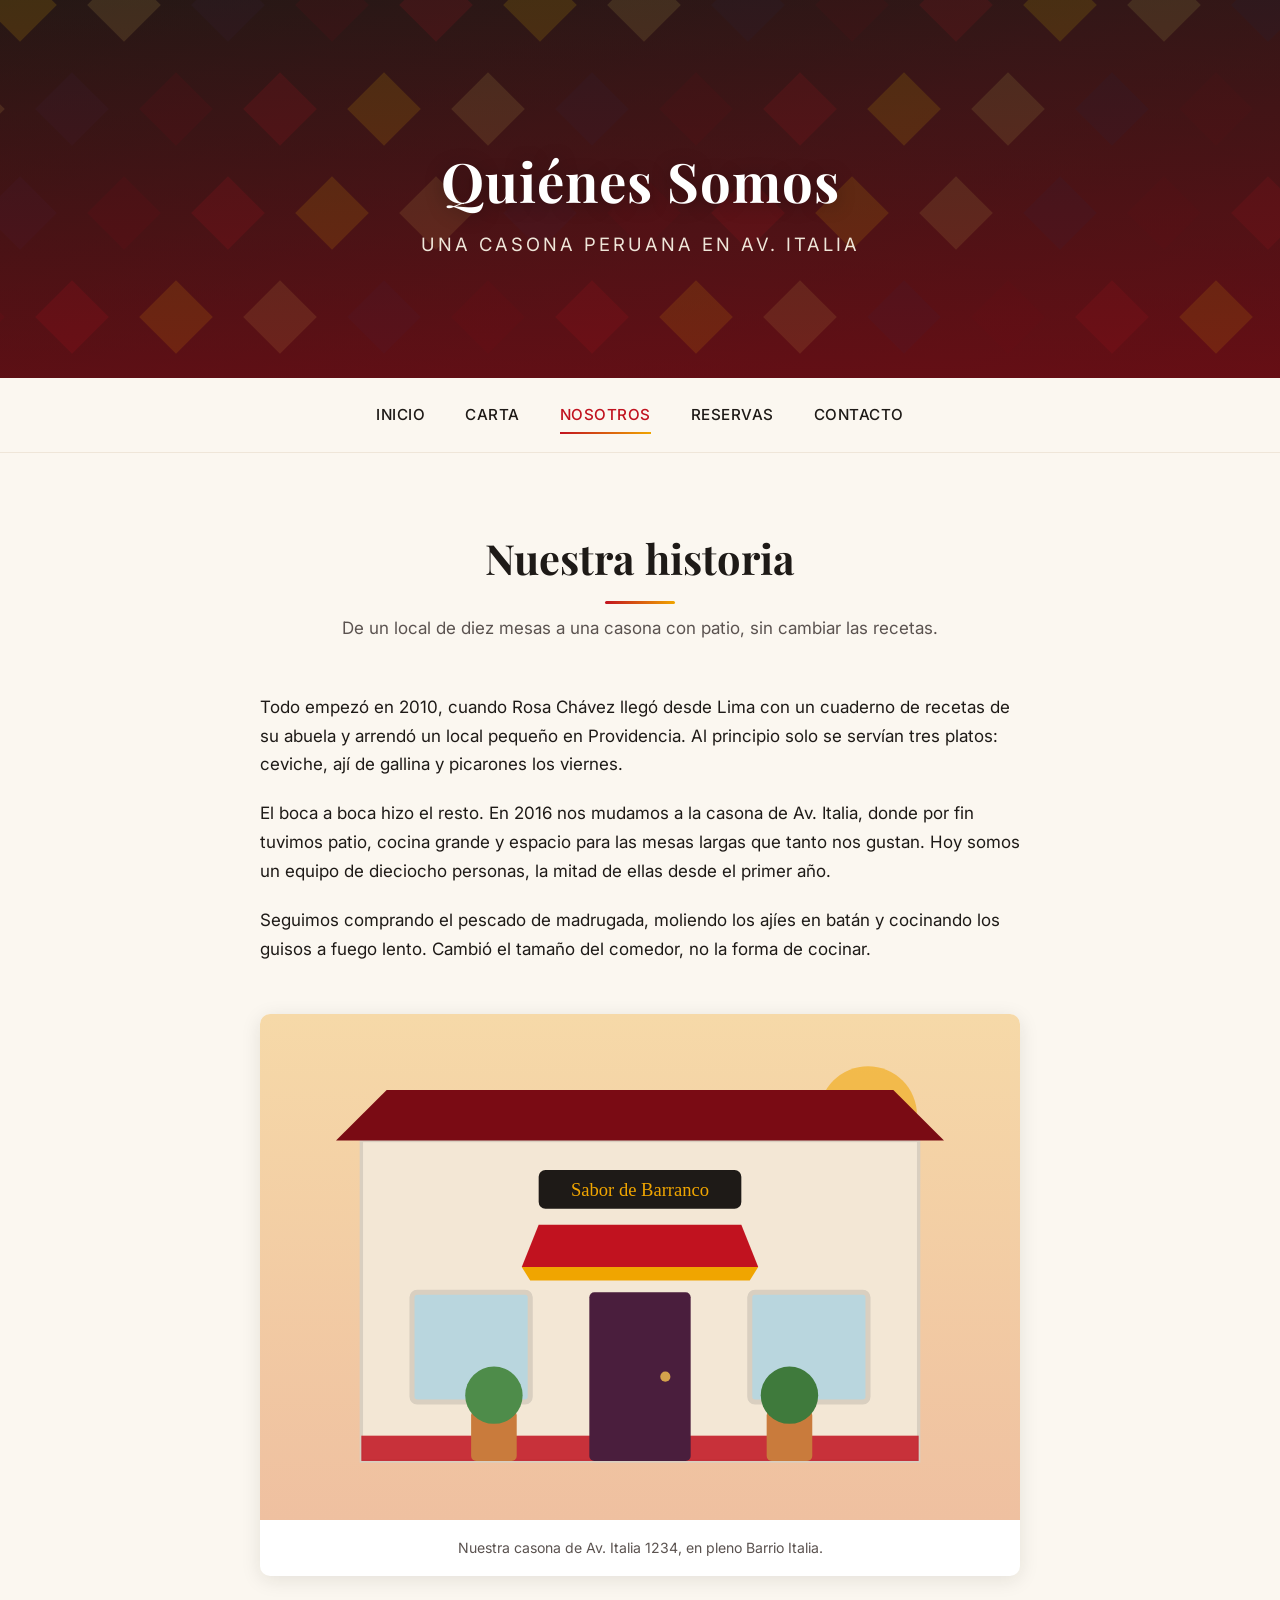
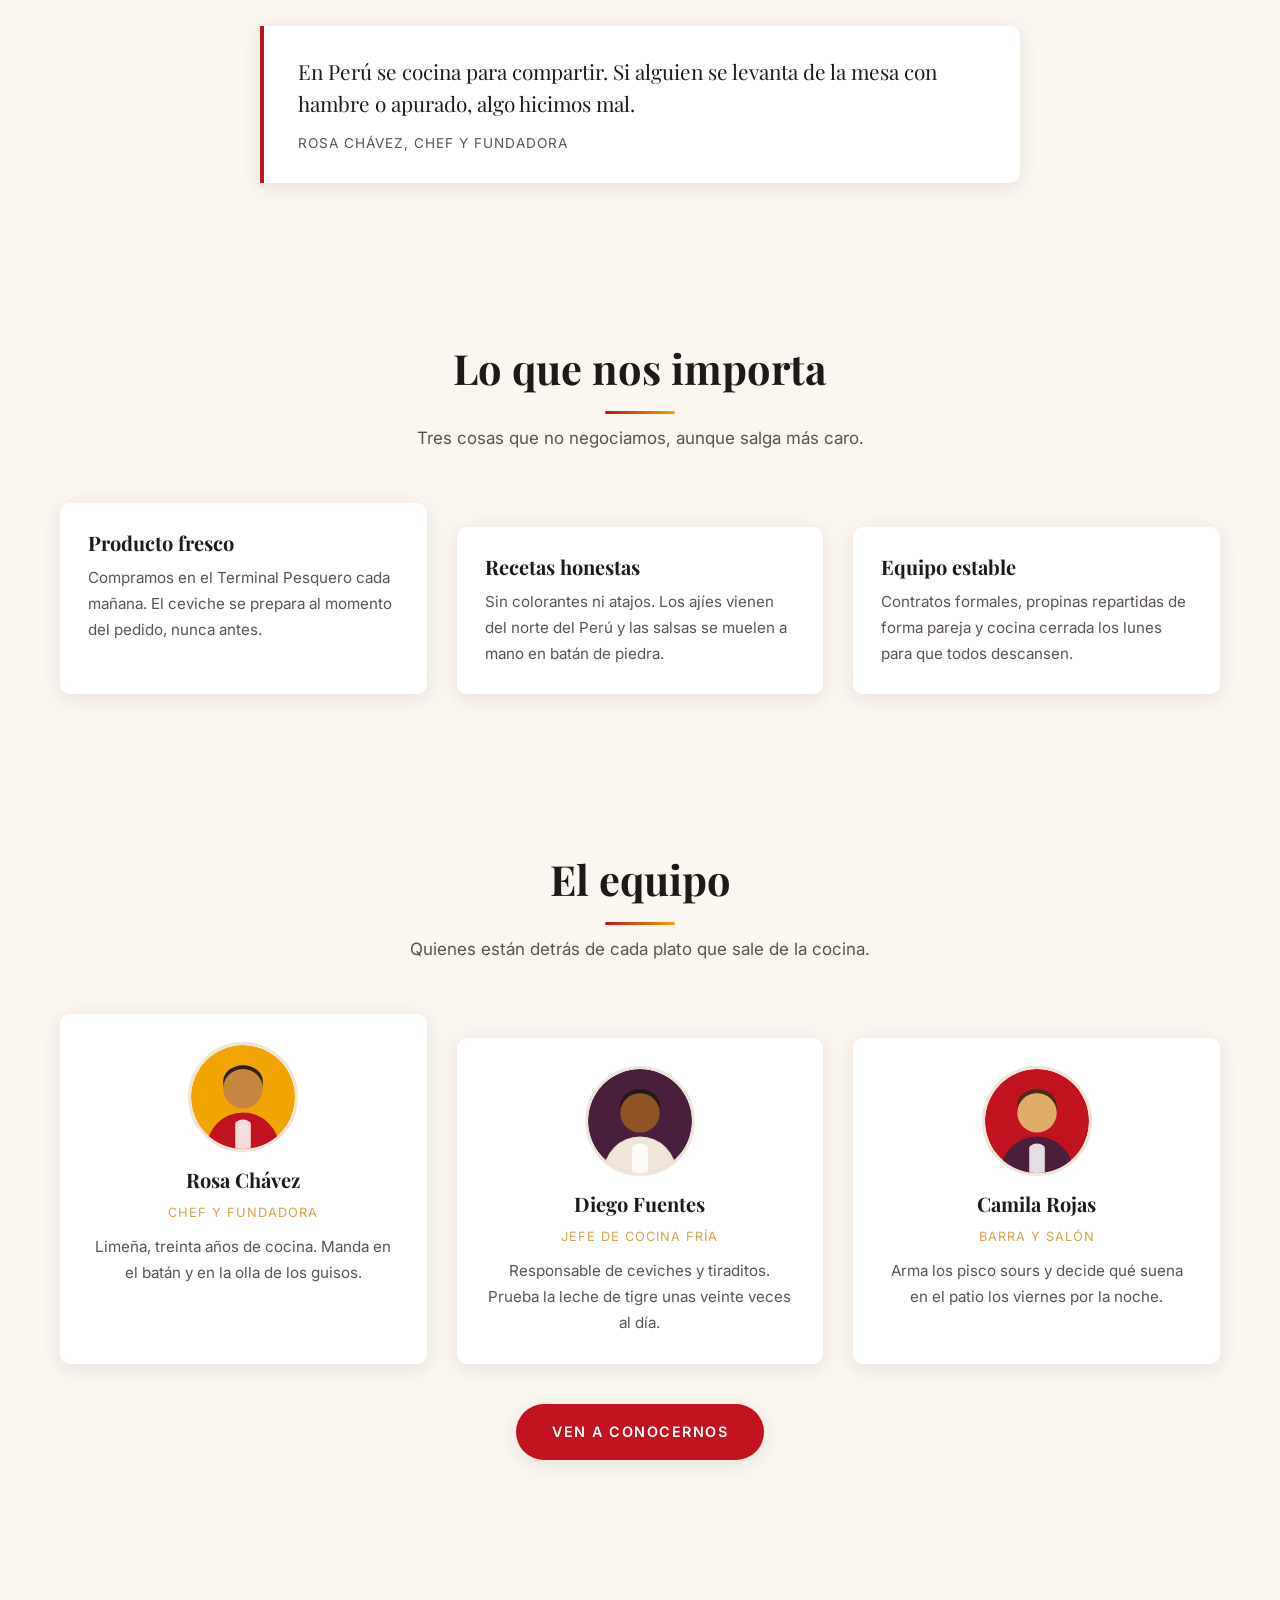
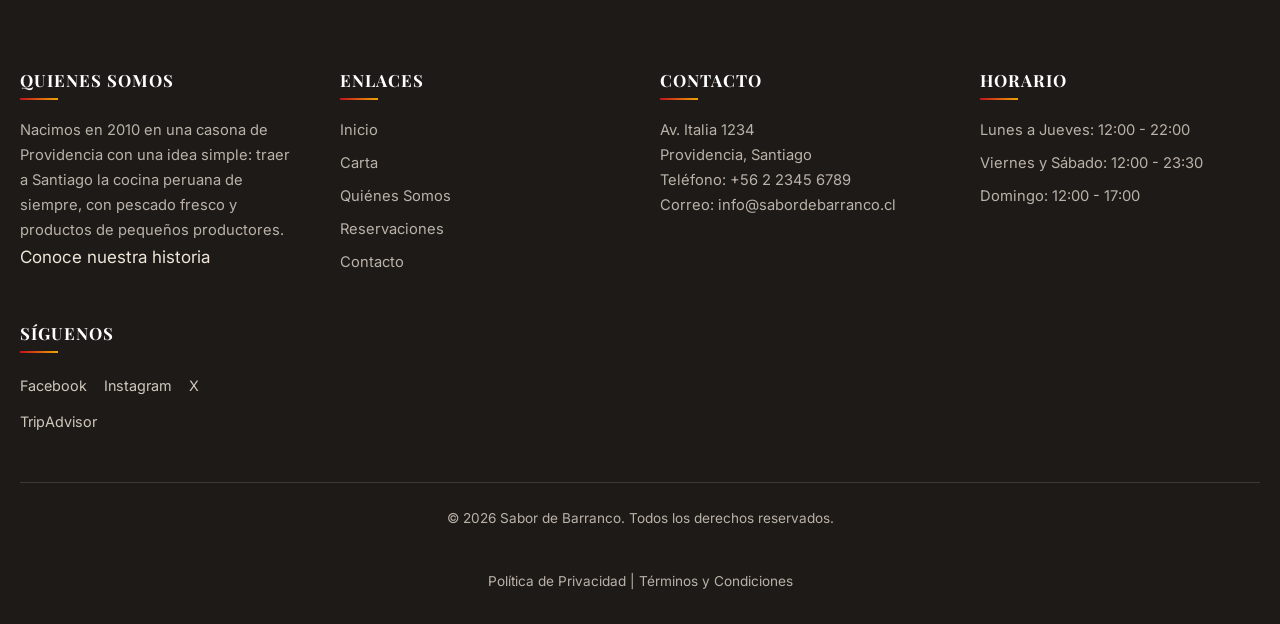
<file: Pages/nosotros.html>
<!DOCTYPE html>
<html lang="es">
<head>
    <meta charset="UTF-8">
    <meta name="viewport" content="width=device-width, initial-scale=1.0">
    <meta name="description" content="La historia de Sabor de Barranco, restaurante peruano en Providencia, Santiago.">
    <title>Quiénes Somos | Sabor de Barranco</title>
    <link rel="icon" type="image/svg+xml" href="../img/icono.svg">

    <!-- Tipografias del sitio -->
    <link rel="preconnect" href="https://fonts.googleapis.com">
    <link rel="preconnect" href="https://fonts.gstatic.com" crossorigin>
    <link href="https://fonts.googleapis.com/css2?family=Playfair+Display:wght@700&family=Inter:wght@400;500;600&display=swap" rel="stylesheet">

    <link rel="stylesheet" href="../css/estilos.css">
</head>
<body>

    <!-- Encabezado de pagina con un titulo y subtitulo -->

<header class="hero-pequeno">

    <h1>Quiénes Somos</h1>
    <p>Una casona peruana en Av. Italia</p>

</header>

    <!-- Barra de navegacion del sitio -->

<nav>
    <button class="boton-menu" aria-label="Abrir menú" aria-expanded="false">☰</button>

    <a href="../index.html">Inicio</a>
    <a href="menu.html">Carta</a>
    <a href="nosotros.html">Nosotros</a>
    <a href="reservaciones.html">Reservas</a>
    <a href="contacto.html">Contacto</a>

</nav>

<main>

    <!-- Historia del restaurante -->

    <section>

        <h2 class="titulo-seccion aparece">Nuestra historia</h2>
        <p class="subtitulo-seccion aparece">
            De un local de diez mesas a una casona con patio, sin cambiar
            las recetas.
        </p>

        <div class="texto aparece">
            <p>Todo empezó en 2010, cuando Rosa Chávez llegó desde Lima con un
               cuaderno de recetas de su abuela y arrendó un local pequeño en
               Providencia. Al principio solo se servían tres platos: ceviche,
               ají de gallina y picarones los viernes.</p>

            <p>El boca a boca hizo el resto. En 2016 nos mudamos a la casona de
               Av. Italia, donde por fin tuvimos patio, cocina grande y espacio
               para las mesas largas que tanto nos gustan. Hoy somos un equipo
               de dieciocho personas, la mitad de ellas desde el primer año.</p>

            <p>Seguimos comprando el pescado de madrugada, moliendo los ajíes en
               batán y cocinando los guisos a fuego lento. Cambió el tamaño del
               comedor, no la forma de cocinar.</p>
        </div>

        <figure class="figura aparece">
            <img src="../img/casona.svg"
                 alt="Fachada de la casona de Sabor de Barranco en Av. Italia" loading="lazy">
            <figcaption>Nuestra casona de Av. Italia 1234, en pleno Barrio Italia.</figcaption>
        </figure>

        <blockquote class="cita aparece">
            En Perú se cocina para compartir. Si alguien se levanta de la mesa
            con hambre o apurado, algo hicimos mal.
            <span>Rosa Chávez, chef y fundadora</span>
        </blockquote>

    </section>

    <!-- Lo que nos importa -->

    <section>

        <h2 class="titulo-seccion aparece">Lo que nos importa</h2>
        <p class="subtitulo-seccion aparece">
            Tres cosas que no negociamos, aunque salga más caro.
        </p>

        <div class="columnas">

            <div class="tarjeta aparece">
                <h3>Producto fresco</h3>
                <p>Compramos en el Terminal Pesquero cada mañana. El ceviche se
                   prepara al momento del pedido, nunca antes.</p>
            </div>

            <div class="tarjeta aparece">
                <h3>Recetas honestas</h3>
                <p>Sin colorantes ni atajos. Los ajíes vienen del norte del Perú
                   y las salsas se muelen a mano en batán de piedra.</p>
            </div>

            <div class="tarjeta aparece">
                <h3>Equipo estable</h3>
                <p>Contratos formales, propinas repartidas de forma pareja y
                   cocina cerrada los lunes para que todos descansen.</p>
            </div>

        </div>

    </section>

    <!-- Personas detras del restaurante -->

    <section>

        <h2 class="titulo-seccion aparece">El equipo</h2>
        <p class="subtitulo-seccion aparece">
            Quienes están detrás de cada plato que sale de la cocina.
        </p>

        <div class="columnas">

            <div class="tarjeta aparece">
                <img class="retrato" src="../img/equipo/rosa.svg"
                     alt="Retrato ilustrado de Rosa Chávez, chef y fundadora" loading="lazy">
                <h3>Rosa Chávez</h3>
                <p class="cargo">Chef y fundadora</p>
                <p>Limeña, treinta años de cocina. Manda en el batán y en la
                   olla de los guisos.</p>
            </div>

            <div class="tarjeta aparece">
                <img class="retrato" src="../img/equipo/diego.svg"
                     alt="Retrato ilustrado de Diego Fuentes, jefe de cocina fría" loading="lazy">
                <h3>Diego Fuentes</h3>
                <p class="cargo">Jefe de cocina fría</p>
                <p>Responsable de ceviches y tiraditos. Prueba la leche de tigre
                   unas veinte veces al día.</p>
            </div>

            <div class="tarjeta aparece">
                <img class="retrato" src="../img/equipo/camila.svg"
                     alt="Retrato ilustrado de Camila Rojas, encargada de barra y salón" loading="lazy">
                <h3>Camila Rojas</h3>
                <p class="cargo">Barra y salón</p>
                <p>Arma los pisco sours y decide qué suena en el patio los
                   viernes por la noche.</p>
            </div>

        </div>

        <div class="centrado aparece">
            <a href="reservaciones.html" class="boton boton-principal">Ven a conocernos</a>
        </div>

    </section>

</main>

    <!-- Pie de pagina con informacion de contacto y enlaces del sitio -->

<footer>

    <div>
        <h3>Quienes Somos</h3>
        <p>Nacimos en 2010 en una casona de Providencia con una idea simple:
           traer a Santiago la cocina peruana de siempre, con pescado fresco
           y productos de pequeños productores.</p>
        <a href="nosotros.html">Conoce nuestra historia</a>
    </div>

    <div>
        <h3>Enlaces</h3>
        <ul>
            <li><a href="../index.html">Inicio</a></li>
            <li><a href="menu.html">Carta</a></li>
            <li><a href="nosotros.html">Quiénes Somos</a></li>
            <li><a href="reservaciones.html">Reservaciones</a></li>
            <li><a href="contacto.html">Contacto</a></li>
        </ul>
    </div>

    <div>
        <h3>Contacto</h3>
        <p>Av. Italia 1234<br>
           Providencia, Santiago</p>
        <p>Teléfono: <a href="tel:+56223456789">+56 2 2345 6789</a></p>
        <p>Correo: <a href="mailto:info@sabordebarranco.cl">info@sabordebarranco.cl</a></p>
    </div>

    <div>
        <h3>Horario</h3>
        <ul>
            <li>Lunes a Jueves: 12:00 - 22:00</li>
            <li>Viernes y Sábado: 12:00 - 23:30</li>
            <li>Domingo: 12:00 - 17:00</li>
        </ul>
    </div>

    <div>
        <h3>Síguenos</h3>
        <a href="#">Facebook</a>
        <a href="#">Instagram</a>
        <a href="#">X</a>
        <a href="#">TripAdvisor</a>
    </div>

    <!-- Aviso legal y derechos de autor -->
    <p>&copy; <span id="anio">2026</span> Sabor de Barranco. Todos los derechos reservados.</p>
    <p>
        <a href="#">Política de Privacidad</a> |
        <a href="#">Términos y Condiciones</a>
    </p>

</footer>

<script src="../js/script.js"></script>

</body>
</html>
</file>
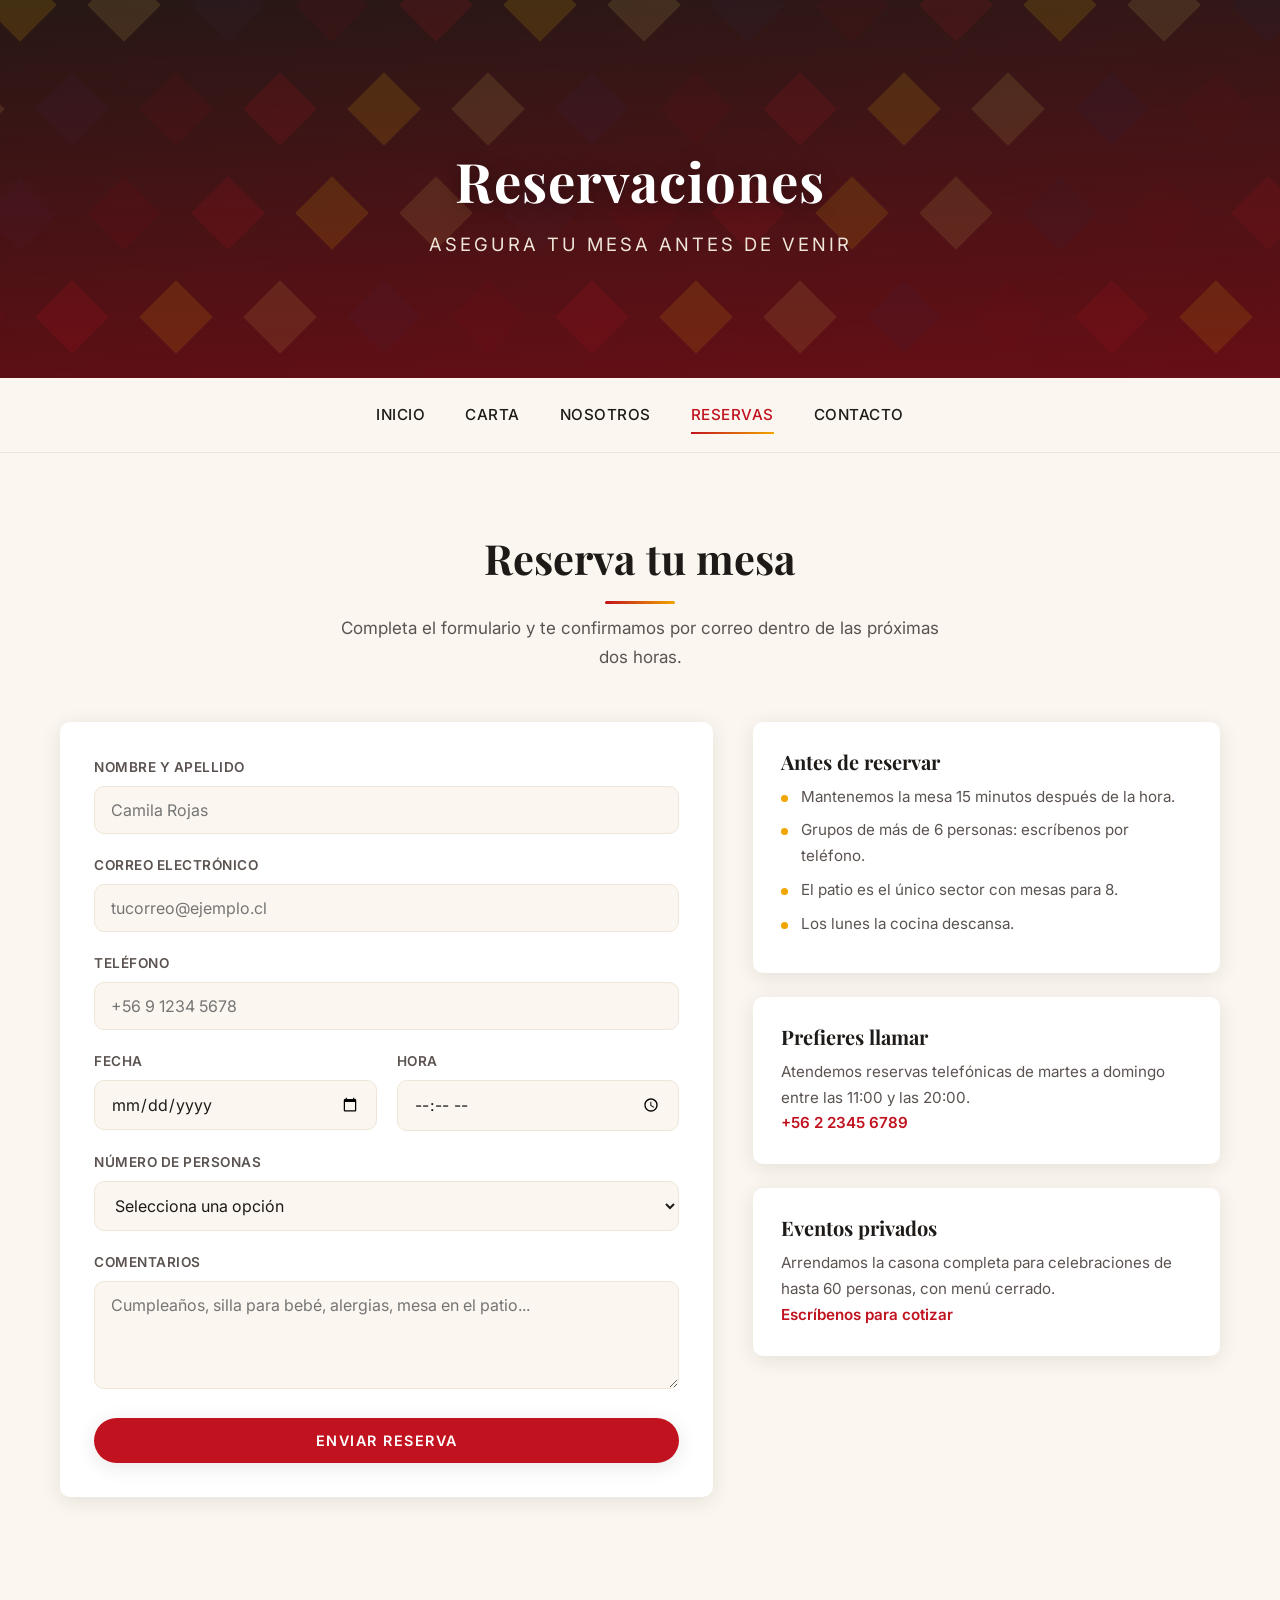
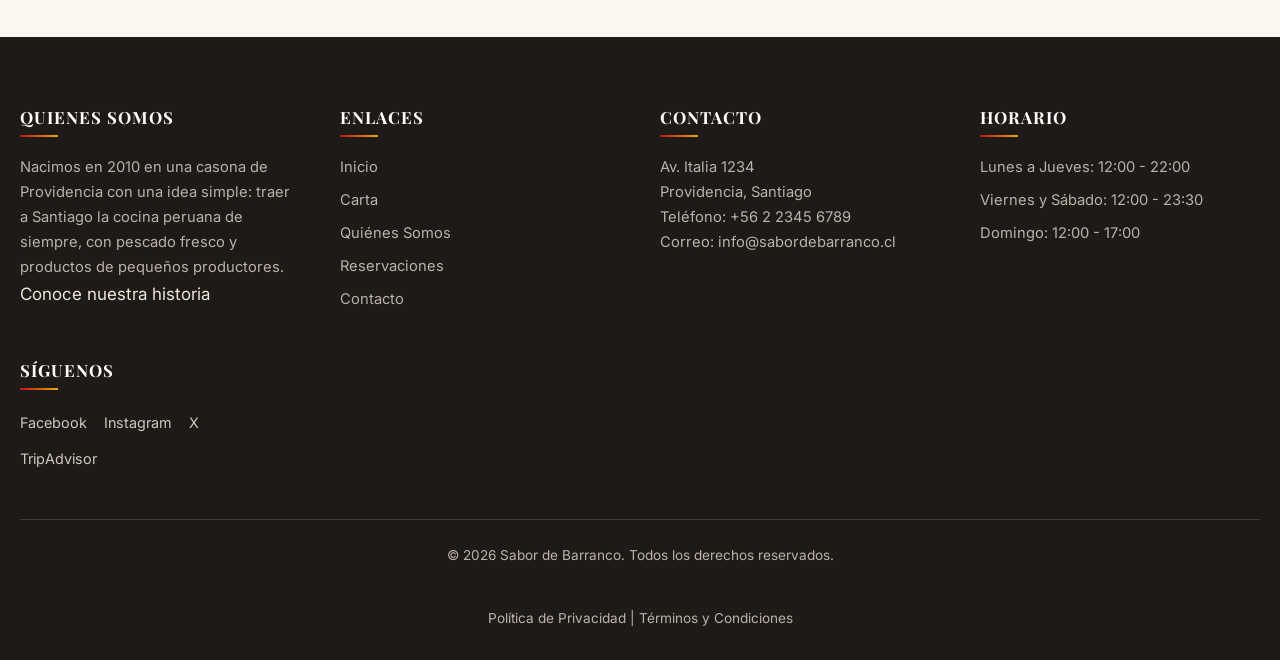
<file: Pages/reservaciones.html>
<!DOCTYPE html>
<html lang="es">
<head>
    <meta charset="UTF-8">
    <meta name="viewport" content="width=device-width, initial-scale=1.0">
    <meta name="description" content="Reserva tu mesa en Sabor de Barranco, restaurante peruano en Providencia, Santiago.">
    <title>Reservaciones | Sabor de Barranco</title>

    <!-- Tipografias del sitio -->
    <link rel="preconnect" href="https://fonts.googleapis.com">
    <link rel="preconnect" href="https://fonts.gstatic.com" crossorigin>
    <link href="https://fonts.googleapis.com/css2?family=Playfair+Display:wght@700&family=Inter:wght@400;500;600&display=swap" rel="stylesheet">

    <link rel="stylesheet" href="../css/estilos.css">
</head>
<body>

    <!-- Encabezado de pagina con un titulo y subtitulo -->

<header class="hero-pequeno">

    <h1>Reservaciones</h1>
    <p>Asegura tu mesa antes de venir</p>

</header>

    <!-- Barra de navegacion del sitio -->

<nav>
    <button class="boton-menu" aria-label="Abrir menú" aria-expanded="false">☰</button>

    <a href="../index.html">Inicio</a>
    <a href="menu.html">Carta</a>
    <a href="nosotros.html">Nosotros</a>
    <a href="reservaciones.html">Reservas</a>
    <a href="contacto.html">Contacto</a>

</nav>

<main>

    <section>

        <h2 class="titulo-seccion aparece">Reserva tu mesa</h2>
        <p class="subtitulo-seccion aparece">
            Completa el formulario y te confirmamos por correo dentro de las
            próximas dos horas.
        </p>

        <div class="dos-columnas">

            <!-- Formulario de reserva: el JS valida y muestra el aviso -->

            <form class="formulario aparece" id="form-reserva">

                <div class="campo">
                    <label for="nombre">Nombre y apellido</label>
                    <input type="text" id="nombre" name="nombre" required
                           placeholder="Camila Rojas">
                </div>

                <div class="campo">
                    <label for="correo">Correo electrónico</label>
                    <input type="email" id="correo" name="correo" required
                           placeholder="tucorreo@ejemplo.cl">
                </div>

                <div class="campo">
                    <label for="telefono">Teléfono</label>
                    <input type="tel" id="telefono" name="telefono"
                           placeholder="+56 9 1234 5678">
                </div>

                <div class="campo-doble">

                    <div class="campo">
                        <label for="fecha">Fecha</label>
                        <input type="date" id="fecha" name="fecha" required>
                    </div>

                    <div class="campo">
                        <label for="hora">Hora</label>
                        <input type="time" id="hora" name="hora" required>
                    </div>

                </div>

                <div class="campo">
                    <label for="personas">Número de personas</label>
                    <select id="personas" name="personas" required>
                        <option value="">Selecciona una opción</option>
                        <option value="1">1 persona</option>
                        <option value="2">2 personas</option>
                        <option value="3">3 personas</option>
                        <option value="4">4 personas</option>
                        <option value="5">5 personas</option>
                        <option value="6">6 personas</option>
                        <option value="grupo">Más de 6 (grupo)</option>
                    </select>
                </div>

                <div class="campo">
                    <label for="comentarios">Comentarios</label>
                    <textarea id="comentarios" name="comentarios" rows="4"
                              placeholder="Cumpleaños, silla para bebé, alergias, mesa en el patio..."></textarea>
                </div>

                <button type="submit" class="boton boton-principal">Enviar reserva</button>

                <!-- Aviso de confirmacion que muestra el JS -->
                <p class="mensaje-form" hidden></p>

            </form>

            <!-- Informacion util al costado del formulario -->

            <aside class="aparece">

                <div class="tarjeta">
                    <h3>Antes de reservar</h3>
                    <ul class="lista">
                        <li>Mantenemos la mesa 15 minutos después de la hora.</li>
                        <li>Grupos de más de 6 personas: escríbenos por teléfono.</li>
                        <li>El patio es el único sector con mesas para 8.</li>
                        <li>Los lunes la cocina descansa.</li>
                    </ul>
                </div>

                <div class="tarjeta">
                    <h3>Prefieres llamar</h3>
                    <p>Atendemos reservas telefónicas de martes a domingo entre
                       las 11:00 y las 20:00.</p>
                    <p><a href="tel:+56223456789">+56 2 2345 6789</a></p>
                </div>

                <div class="tarjeta">
                    <h3>Eventos privados</h3>
                    <p>Arrendamos la casona completa para celebraciones de hasta
                       60 personas, con menú cerrado.</p>
                    <p><a href="contacto.html">Escríbenos para cotizar</a></p>
                </div>

            </aside>

        </div>

    </section>

</main>

    <!-- Pie de pagina con informacion de contacto y enlaces del sitio -->

<footer>

    <div>
        <h3>Quienes Somos</h3>
        <p>Nacimos en 2010 en una casona de Providencia con una idea simple:
           traer a Santiago la cocina peruana de siempre, con pescado fresco
           y productos de pequeños productores.</p>
        <a href="nosotros.html">Conoce nuestra historia</a>
    </div>

    <div>
        <h3>Enlaces</h3>
        <ul>
            <li><a href="../index.html">Inicio</a></li>
            <li><a href="menu.html">Carta</a></li>
            <li><a href="nosotros.html">Quiénes Somos</a></li>
            <li><a href="reservaciones.html">Reservaciones</a></li>
            <li><a href="contacto.html">Contacto</a></li>
        </ul>
    </div>

    <div>
        <h3>Contacto</h3>
        <p>Av. Italia 1234<br>
           Providencia, Santiago</p>
        <p>Teléfono: <a href="tel:+56223456789">+56 2 2345 6789</a></p>
        <p>Correo: <a href="mailto:info@sabordebarranco.cl">info@sabordebarranco.cl</a></p>
    </div>

    <div>
        <h3>Horario</h3>
        <ul>
            <li>Lunes a Jueves: 12:00 - 22:00</li>
            <li>Viernes y Sábado: 12:00 - 23:30</li>
            <li>Domingo: 12:00 - 17:00</li>
        </ul>
    </div>

    <div>
        <h3>Síguenos</h3>
        <a href="#">Facebook</a>
        <a href="#">Instagram</a>
        <a href="#">X</a>
        <a href="#">TripAdvisor</a>
    </div>

    <!-- Aviso legal y derechos de autor -->
    <p>&copy; <span id="anio">2026</span> Sabor de Barranco. Todos los derechos reservados.</p>
    <p>
        <a href="#">Política de Privacidad</a> |
        <a href="#">Términos y Condiciones</a>
    </p>

</footer>

<script src="../js/script.js"></script>

</body>
</html>
</file>
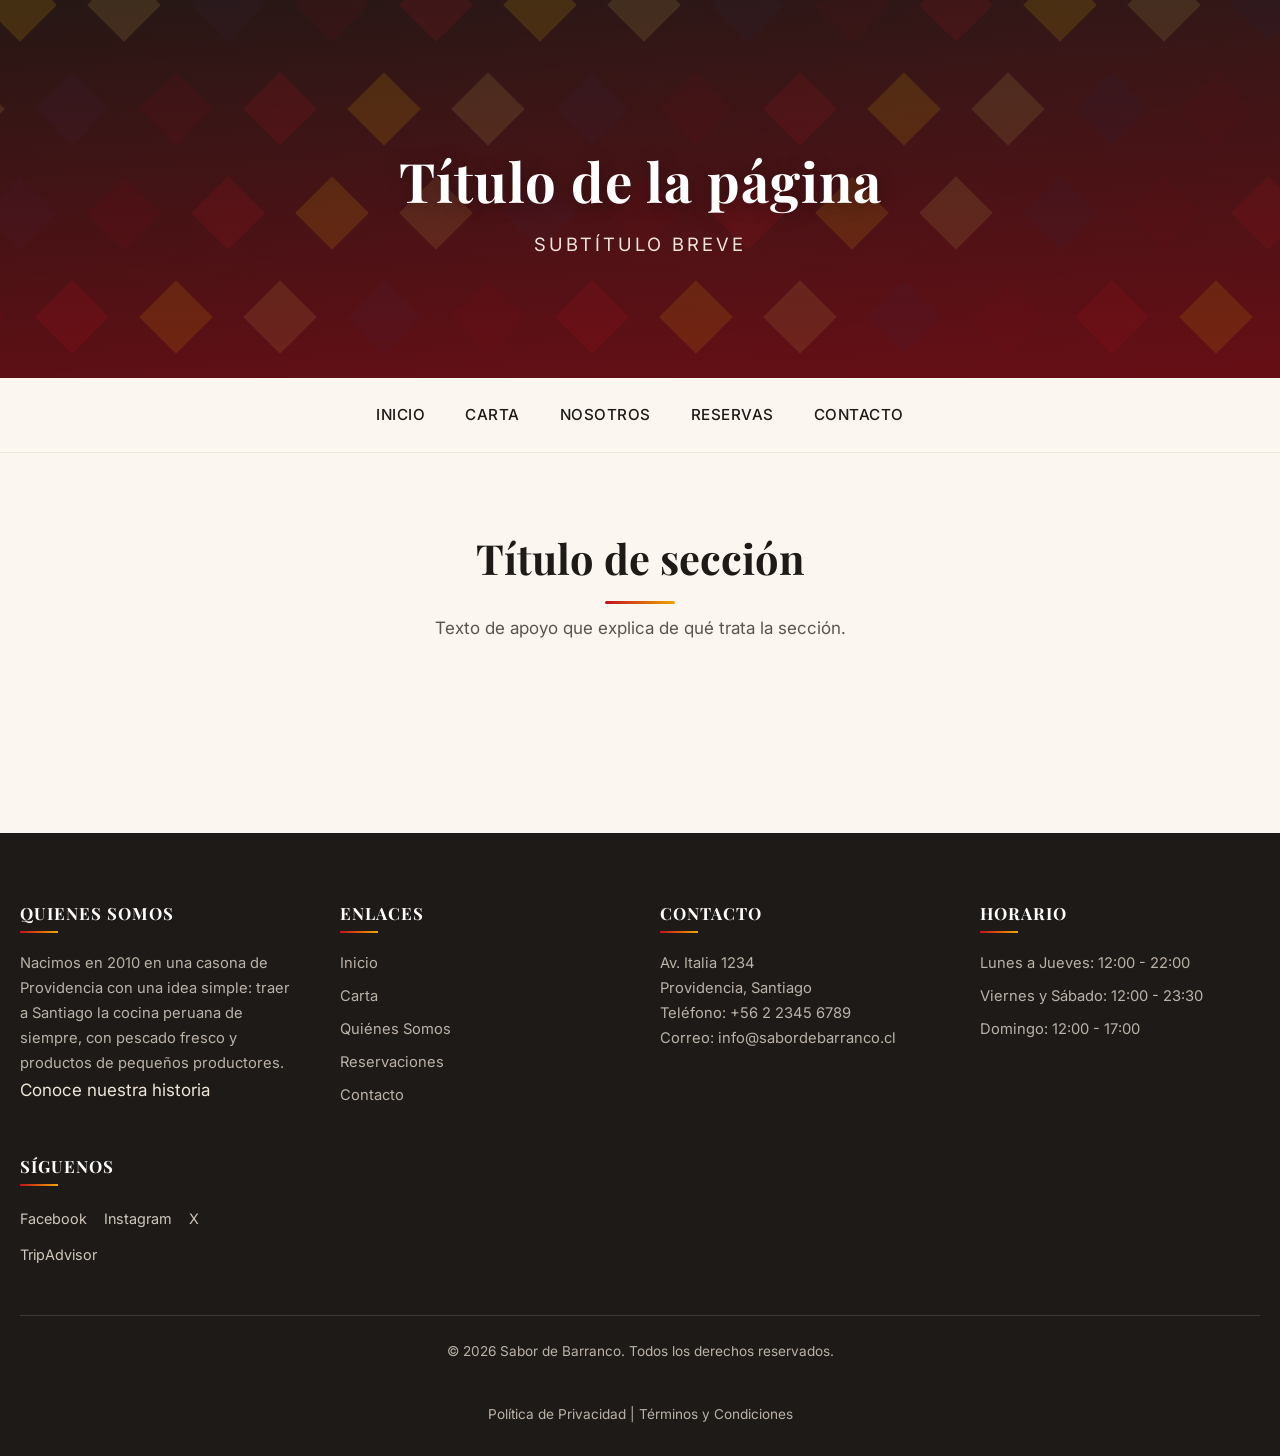
<file: plantillas/plantilla.html>
<!DOCTYPE html>
<html lang="es">
<head>
    <meta charset="UTF-8">
    <meta name="viewport" content="width=device-width, initial-scale=1.0">
    <meta name="description" content="Cocina peruana de autor en Santiago de Chile.">

    <!-- Cambia el titulo en cada pagina -->
    <title>Sabor de Barranco</title>
    <link rel="icon" type="image/svg+xml" href="../img/icono.svg">

    <!-- Tipografias del sitio -->
    <link rel="preconnect" href="https://fonts.googleapis.com">
    <link rel="preconnect" href="https://fonts.gstatic.com" crossorigin>
    <link href="https://fonts.googleapis.com/css2?family=Playfair+Display:wght@700&family=Inter:wght@400;500;600&display=swap" rel="stylesheet">

    <link rel="stylesheet" href="../css/estilos.css">
</head>
<body>

    <!-- ==================================================================
         ESQUELETO BASE DEL SITIO
         Copia este archivo dentro de Pages/ para crear una pagina nueva.
         Solo hay que cambiar el <title> y el contenido de <main>.

         Ojo con las rutas: desde Pages/ los enlaces a css, js e img
         empiezan con ../ igual que aqui.
         ================================================================== -->

    <!-- Encabezado de pagina con un titulo y subtitulo -->

<header class="hero-pequeno">

    <h1>Título de la página</h1>
    <p>Subtítulo breve</p>

</header>

    <!-- Barra de navegacion del sitio -->

<nav>
    <button class="boton-menu" aria-label="Abrir menú" aria-expanded="false">☰</button>

    <a href="../index.html">Inicio</a>
    <a href="menu.html">Carta</a>
    <a href="nosotros.html">Nosotros</a>
    <a href="reservaciones.html">Reservas</a>
    <a href="contacto.html">Contacto</a>

</nav>

    <!-- Contenido propio de cada pagina -->

<main>

    <section>

        <h2 class="titulo-seccion aparece">Título de sección</h2>
        <p class="subtitulo-seccion aparece">
            Texto de apoyo que explica de qué trata la sección.
        </p>

        <!-- Aqui va el contenido: tarjetas, texto, formularios...

             Para usar una ilustracion de la carpeta img/:
             <img class="plato-foto" src="../img/platos/ceviche.svg"
                  alt="Describe la imagen" loading="lazy">
        -->

    </section>

</main>

    <!-- Pie de pagina con informacion de contacto y enlaces del sitio -->

<footer>

    <div>
        <h3>Quienes Somos</h3>
        <p>Nacimos en 2010 en una casona de Providencia con una idea simple:
           traer a Santiago la cocina peruana de siempre, con pescado fresco
           y productos de pequeños productores.</p>
        <a href="nosotros.html">Conoce nuestra historia</a>
    </div>

    <div>
        <h3>Enlaces</h3>
        <ul>
            <li><a href="../index.html">Inicio</a></li>
            <li><a href="menu.html">Carta</a></li>
            <li><a href="nosotros.html">Quiénes Somos</a></li>
            <li><a href="reservaciones.html">Reservaciones</a></li>
            <li><a href="contacto.html">Contacto</a></li>
        </ul>
    </div>

    <div>
        <h3>Contacto</h3>
        <p>Av. Italia 1234<br>
           Providencia, Santiago</p>
        <p>Teléfono: <a href="tel:+56223456789">+56 2 2345 6789</a></p>
        <p>Correo: <a href="mailto:info@sabordebarranco.cl">info@sabordebarranco.cl</a></p>
    </div>

    <div>
        <h3>Horario</h3>
        <ul>
            <li>Lunes a Jueves: 12:00 - 22:00</li>
            <li>Viernes y Sábado: 12:00 - 23:30</li>
            <li>Domingo: 12:00 - 17:00</li>
        </ul>
    </div>

    <div>
        <h3>Síguenos</h3>
        <a href="#">Facebook</a>
        <a href="#">Instagram</a>
        <a href="#">X</a>
        <a href="#">TripAdvisor</a>
    </div>

    <!-- Aviso legal y derechos de autor -->
    <p>&copy; <span id="anio">2026</span> Sabor de Barranco. Todos los derechos reservados.</p>
    <p>
        <a href="#">Política de Privacidad</a> |
        <a href="#">Términos y Condiciones</a>
    </p>

</footer>

<script src="../js/script.js"></script>

</body>
</html>
</file>
<file: css/estilos.css>
/* ==========================================================================
   Sabor de Barranco - Hoja de estilos principal
   Cocina peruana. Paleta inspirada en el aji amarillo, la chicha morada
   y el rojo de la bandera.
   ========================================================================== */

/* --------------------------------------------------------------------------
   1. Variables de color, tipografia y espaciado
   -------------------------------------------------------------------------- */

:root {
    /* Colores de marca */
    --rojo:         #C1121F;
    --rojo-oscuro:  #7A0B14;
    --dorado:       #D4A24C;
    --aji:          #F0A500;
    --morado:       #4A1E3D;

    /* Neutros */
    --crema:        #FBF7F0;
    --arena:        #EFE6D9;
    --carbon:       #1E1A17;
    --gris:         #5B5350;
    --blanco:       #FFFFFF;

    /* Tipografias */
    --fuente-titulo: "Playfair Display", Georgia, "Times New Roman", serif;
    --fuente-texto:  "Inter", -apple-system, "Segoe UI", Roboto, Arial, sans-serif;

    /* Medidas */
    --ancho-max:    1200px;
    --radio:        10px;
    --sombra:       0 4px 20px rgba(30, 26, 23, 0.10);
    --sombra-alta:  0 12px 32px rgba(30, 26, 23, 0.18);
    --transicion:   0.3s ease;
}

/* --------------------------------------------------------------------------
   2. Reset basico
   -------------------------------------------------------------------------- */

*,
*::before,
*::after {
    margin: 0;
    padding: 0;
    box-sizing: border-box;
}

html {
    scroll-behavior: smooth;
    /* Deja espacio para la barra de navegacion fija al saltar a un ancla */
    scroll-padding-top: 90px;
}

body {
    font-family: var(--fuente-texto);
    font-size: 17px;
    line-height: 1.7;
    color: var(--carbon);
    background-color: var(--crema);
    -webkit-font-smoothing: antialiased;
}

img {
    max-width: 100%;
    height: auto;
    display: block;
}

ul {
    list-style: none;
}

a {
    color: inherit;
    text-decoration: none;
}

/* --------------------------------------------------------------------------
   3. Tipografia
   -------------------------------------------------------------------------- */

h1, h2, h3 {
    font-family: var(--fuente-titulo);
    line-height: 1.2;
    font-weight: 700;
}

h1 { font-size: clamp(2.6rem, 6vw, 4.4rem); }
h2 { font-size: clamp(1.9rem, 4vw, 2.6rem); }
h3 { font-size: 1.25rem; }

/* Titulos de seccion con linea decorativa */
.titulo-seccion {
    text-align: center;
    margin-bottom: 10px;
}

.titulo-seccion::after {
    content: "";
    display: block;
    width: 70px;
    height: 3px;
    margin: 18px auto 0;
    background: linear-gradient(90deg, var(--rojo), var(--aji));
    border-radius: 2px;
}

.subtitulo-seccion {
    max-width: 620px;
    margin: 0 auto 50px;
    text-align: center;
    color: var(--gris);
}

/* --------------------------------------------------------------------------
   4. Encabezado principal (hero)
   -------------------------------------------------------------------------- */

header {
    position: relative;
    min-height: 78vh;
    display: flex;
    flex-direction: column;
    align-items: center;
    justify-content: center;
    text-align: center;
    padding: 120px 20px 90px;
    color: var(--blanco);
    /* Ilustracion de fondo (img/portada.svg) con un velo para el contraste */
    background:
        linear-gradient(rgba(30, 26, 23, 0.45), rgba(122, 11, 20, 0.55)),
        url("../img/portada.svg"),
        var(--rojo-oscuro);
    background-size: cover;
    background-position: center;
}

header h1 {
    letter-spacing: 1px;
    text-shadow: 0 2px 18px rgba(0, 0, 0, 0.35);
}

header p {
    margin-top: 16px;
    font-size: 1.15rem;
    letter-spacing: 3px;
    text-transform: uppercase;
    color: var(--arena);
}

/* --------------------------------------------------------------------------
   5. Barra de navegacion
   -------------------------------------------------------------------------- */

nav {
    position: sticky;
    top: 0;
    z-index: 100;
    display: flex;
    flex-wrap: wrap;
    align-items: center;
    justify-content: center;
    gap: 8px;
    padding: 16px 20px;
    background-color: rgba(251, 247, 240, 0.92);
    backdrop-filter: blur(8px);
    border-bottom: 1px solid var(--arena);
    transition: box-shadow var(--transicion), padding var(--transicion);
}

/* Clase que agrega el JS cuando la pagina se desplaza */
nav.nav-fija {
    padding: 10px 20px;
    box-shadow: var(--sombra);
}

nav a {
    position: relative;
    padding: 8px 16px;
    font-size: 0.95rem;
    font-weight: 500;
    letter-spacing: 0.5px;
    text-transform: uppercase;
    color: var(--carbon);
    transition: color var(--transicion);
}

/* Subrayado animado */
nav a::after {
    content: "";
    position: absolute;
    left: 16px;
    right: 16px;
    bottom: 2px;
    height: 2px;
    background: linear-gradient(90deg, var(--rojo), var(--aji));
    transform: scaleX(0);
    transform-origin: left;
    transition: transform var(--transicion);
}

nav a:hover,
nav a.activo {
    color: var(--rojo);
}

nav a:hover::after,
nav a.activo::after {
    transform: scaleX(1);
}

/* Boton hamburguesa: solo visible en pantallas pequenas */
.boton-menu {
    display: none;
    background: none;
    border: 1px solid var(--arena);
    border-radius: var(--radio);
    padding: 8px 14px;
    font-size: 1.4rem;
    line-height: 1;
    color: var(--carbon);
    cursor: pointer;
}

/* --------------------------------------------------------------------------
   6. Contenido principal y secciones
   -------------------------------------------------------------------------- */

main {
    max-width: var(--ancho-max);
    margin: 0 auto;
    padding: 0 20px;
}

section {
    padding: 80px 0;
}

/* --------------------------------------------------------------------------
   7. Botones
   -------------------------------------------------------------------------- */

.boton {
    display: inline-block;
    padding: 14px 34px;
    border: 2px solid transparent;
    border-radius: 50px;
    font-family: inherit;
    font-size: 0.9rem;
    font-weight: 600;
    letter-spacing: 1.5px;
    text-transform: uppercase;
    cursor: pointer;
    transition: transform var(--transicion), box-shadow var(--transicion),
                background-color var(--transicion), color var(--transicion);
}

.boton-principal {
    background-color: var(--rojo);
    color: var(--blanco);
    box-shadow: var(--sombra);
}

.boton-principal:hover {
    background-color: var(--rojo-oscuro);
    transform: translateY(-3px);
    box-shadow: var(--sombra-alta);
}

.boton-secundario {
    background-color: transparent;
    border-color: var(--blanco);
    color: var(--blanco);
}

.boton-secundario:hover {
    background-color: var(--blanco);
    color: var(--rojo-oscuro);
    transform: translateY(-3px);
}

.hero-botones {
    display: flex;
    flex-wrap: wrap;
    gap: 16px;
    justify-content: center;
    margin-top: 34px;
}

/* --------------------------------------------------------------------------
   8. Filtros de la carta
   -------------------------------------------------------------------------- */

.filtros {
    display: flex;
    flex-wrap: wrap;
    justify-content: center;
    gap: 10px;
    margin-bottom: 40px;
}

.filtro {
    padding: 9px 22px;
    border: 1px solid var(--arena);
    border-radius: 50px;
    background-color: var(--blanco);
    font-family: inherit;
    font-size: 0.85rem;
    letter-spacing: 1px;
    text-transform: uppercase;
    color: var(--gris);
    cursor: pointer;
    transition: background-color var(--transicion), border-color var(--transicion),
                color var(--transicion);
}

.filtro:hover {
    border-color: var(--dorado);
    color: var(--carbon);
}

.filtro.activo {
    background-color: var(--rojo);
    border-color: var(--rojo);
    color: var(--blanco);
}

/* --------------------------------------------------------------------------
   9. Tarjetas de platos
   -------------------------------------------------------------------------- */

.platos {
    display: grid;
    grid-template-columns: repeat(auto-fit, minmax(280px, 1fr));
    gap: 30px;
}

.plato {
    display: flex;
    flex-direction: column;
    background-color: var(--blanco);
    border-radius: var(--radio);
    overflow: hidden;
    box-shadow: var(--sombra);
    transition: transform var(--transicion), box-shadow var(--transicion);
}

.plato:hover {
    transform: translateY(-8px);
    box-shadow: var(--sombra-alta);
}

/* Franja de color en la parte superior de cada tarjeta */
.plato::before {
    content: "";
    display: block;
    height: 6px;
    background: linear-gradient(90deg, var(--rojo), var(--aji), var(--dorado));
}

.plato-contenido {
    display: flex;
    flex-direction: column;
    flex: 1;
    padding: 26px;
}

.plato h3 {
    margin-bottom: 8px;
}

.plato p {
    flex: 1;
    font-size: 0.95rem;
    color: var(--gris);
}

.plato-pie {
    display: flex;
    align-items: center;
    justify-content: space-between;
    margin-top: 20px;
    padding-top: 16px;
    border-top: 1px solid var(--arena);
}

.precio {
    font-family: var(--fuente-titulo);
    font-size: 1.4rem;
    font-weight: 700;
    color: var(--rojo);
}

.etiqueta {
    padding: 4px 12px;
    border-radius: 50px;
    background-color: var(--arena);
    font-size: 0.72rem;
    letter-spacing: 1px;
    text-transform: uppercase;
    color: var(--gris);
}

.etiqueta-picante {
    background-color: rgba(193, 18, 31, 0.12);
    color: var(--rojo);
}

/* --------------------------------------------------------------------------
   10. Pie de pagina
   -------------------------------------------------------------------------- */

footer {
    margin-top: 60px;
    padding: 70px 20px 30px;
    background-color: var(--carbon);
    color: var(--arena);
    /* Las columnas de informacion se reparten el ancho disponible */
    display: grid;
    grid-template-columns: repeat(auto-fit, minmax(220px, 1fr));
    gap: 40px;
    align-items: start;
}

footer h3 {
    position: relative;
    margin-bottom: 18px;
    padding-bottom: 10px;
    font-size: 1.05rem;
    letter-spacing: 1px;
    text-transform: uppercase;
    color: var(--blanco);
}

footer h3::after {
    content: "";
    position: absolute;
    left: 0;
    bottom: 0;
    width: 38px;
    height: 2px;
    background: linear-gradient(90deg, var(--rojo), var(--aji));
}

footer p,
footer li {
    font-size: 0.92rem;
    color: rgba(239, 230, 217, 0.75);
}

footer li {
    margin-bottom: 8px;
}

footer a {
    transition: color var(--transicion), padding-left var(--transicion);
}

footer li a:hover,
footer div > a:hover {
    color: var(--aji);
    padding-left: 6px;
}

/* Redes sociales: enlaces en linea, sin desplazamiento al pasar el raton */
footer div:last-of-type a {
    display: inline-block;
    margin: 0 12px 8px 0;
    font-size: 0.9rem;
    color: rgba(239, 230, 217, 0.85);
}

footer div:last-of-type a:hover {
    color: var(--aji);
    padding-left: 0;
}

/* Barra legal: ocupa todo el ancho de la rejilla */
footer > p {
    grid-column: 1 / -1;
    padding-top: 24px;
    border-top: 1px solid rgba(239, 230, 217, 0.15);
    text-align: center;
    font-size: 0.85rem;
}

/* La segunda linea legal no repite el borde superior */
footer > p ~ p {
    padding-top: 0;
    border-top: none;
}

footer > p a:hover {
    color: var(--aji);
}

/* --------------------------------------------------------------------------
   11. Animacion de aparicion (la activa el JS al hacer scroll)
   -------------------------------------------------------------------------- */

.aparece {
    opacity: 0;
    transform: translateY(28px);
    transition: opacity 0.6s ease, transform 0.6s ease;
}

.aparece.visible {
    opacity: 1;
    transform: translateY(0);
}

/* --------------------------------------------------------------------------
   12. Encabezado reducido para las paginas internas
   -------------------------------------------------------------------------- */

header.hero-pequeno {
    min-height: 42vh;
    padding: 90px 20px 60px;
}

header.hero-pequeno h1 {
    font-size: clamp(2.2rem, 5vw, 3.4rem);
}

/* --------------------------------------------------------------------------
   13. Rejillas de contenido
   -------------------------------------------------------------------------- */

/* Bloques de igual ancho que se apilan solos en movil */
.columnas {
    display: grid;
    grid-template-columns: repeat(auto-fit, minmax(260px, 1fr));
    gap: 30px;
}

/* Formulario a la izquierda, informacion de apoyo a la derecha */
.dos-columnas {
    display: grid;
    grid-template-columns: 1.4fr 1fr;
    gap: 40px;
    align-items: start;
}

.tarjeta {
    padding: 28px;
    background-color: var(--blanco);
    border-radius: var(--radio);
    box-shadow: var(--sombra);
}

.tarjeta + .tarjeta {
    margin-top: 24px;
}

.tarjeta h3 {
    margin-bottom: 10px;
}

.tarjeta p {
    color: var(--gris);
    font-size: 0.95rem;
}

.tarjeta a {
    color: var(--rojo);
    font-weight: 600;
}

.tarjeta a:hover {
    text-decoration: underline;
}

/* Cargo de cada persona del equipo */
.cargo {
    margin-bottom: 10px;
    font-size: 0.8rem !important;
    letter-spacing: 1px;
    text-transform: uppercase;
    color: var(--dorado) !important;
}

/* Lista con vinetas propias */
.lista li {
    position: relative;
    padding-left: 20px;
    margin-bottom: 8px;
    font-size: 0.95rem;
    color: var(--gris);
}

.lista li::before {
    content: "";
    position: absolute;
    left: 0;
    top: 11px;
    width: 7px;
    height: 7px;
    border-radius: 50%;
    background-color: var(--aji);
}

/* Bloque de texto largo, mas comodo de leer */
.texto {
    max-width: 760px;
    margin: 0 auto;
}

.texto p {
    margin-bottom: 20px;
}

.centrado {
    margin-top: 40px;
    text-align: center;
}

.nota {
    max-width: 700px;
    margin: 40px auto 0;
    padding: 18px 24px;
    border-left: 4px solid var(--aji);
    background-color: var(--arena);
    border-radius: 0 var(--radio) var(--radio) 0;
    font-size: 0.92rem;
    color: var(--gris);
}

/* Cita destacada */
.cita {
    max-width: 760px;
    margin: 50px auto 0;
    padding: 30px 34px;
    border-left: 4px solid var(--rojo);
    background-color: var(--blanco);
    border-radius: 0 var(--radio) var(--radio) 0;
    box-shadow: var(--sombra);
    font-family: var(--fuente-titulo);
    font-size: 1.3rem;
    line-height: 1.5;
}

.cita span {
    display: block;
    margin-top: 14px;
    font-family: var(--fuente-texto);
    font-size: 0.85rem;
    letter-spacing: 1px;
    text-transform: uppercase;
    color: var(--gris);
}

/* Franja de llamado a la accion */
.franja {
    padding: 60px 30px;
    border-radius: var(--radio);
    text-align: center;
    color: var(--blanco);
    background:
        linear-gradient(rgba(30, 26, 23, 0.45), rgba(122, 11, 20, 0.75)),
        var(--rojo);
}

.franja p {
    margin: 12px 0 28px;
    color: var(--arena);
}

/* --------------------------------------------------------------------------
   14. Formularios
   -------------------------------------------------------------------------- */

.formulario {
    padding: 34px;
    background-color: var(--blanco);
    border-radius: var(--radio);
    box-shadow: var(--sombra);
}

.formulario-centrado {
    max-width: 680px;
    margin: 0 auto;
}

.campo {
    margin-bottom: 20px;
}

/* Dos campos cortos en la misma fila */
.campo-doble {
    display: grid;
    grid-template-columns: 1fr 1fr;
    gap: 20px;
}

.campo label {
    display: block;
    margin-bottom: 7px;
    font-size: 0.85rem;
    font-weight: 600;
    letter-spacing: 0.5px;
    text-transform: uppercase;
    color: var(--gris);
}

.campo input,
.campo select,
.campo textarea {
    width: 100%;
    padding: 13px 16px;
    border: 1px solid var(--arena);
    border-radius: var(--radio);
    background-color: var(--crema);
    font-family: inherit;
    font-size: 1rem;
    color: var(--carbon);
    transition: border-color var(--transicion), box-shadow var(--transicion);
}

.campo textarea {
    resize: vertical;
}

.campo input:focus,
.campo select:focus,
.campo textarea:focus {
    outline: none;
    border-color: var(--rojo);
    box-shadow: 0 0 0 3px rgba(193, 18, 31, 0.12);
}

/* Marca en rojo los campos obligatorios que quedaron mal */
.campo input.error,
.campo select.error,
.campo textarea.error {
    border-color: var(--rojo);
    background-color: rgba(193, 18, 31, 0.04);
}

.formulario button {
    width: 100%;
    border: none;
}

/* Aviso que aparece al enviar el formulario */
.mensaje-form {
    margin-top: 20px;
    padding: 14px 18px;
    border-radius: var(--radio);
    text-align: center;
    font-size: 0.95rem;
}

.mensaje-form.exito {
    background-color: rgba(46, 125, 50, 0.12);
    color: #2E7D32;
}

.mensaje-form.aviso {
    background-color: rgba(193, 18, 31, 0.10);
    color: var(--rojo);
}

/* --------------------------------------------------------------------------
   15. Imagenes
   -------------------------------------------------------------------------- */

/* Ilustracion de cada plato dentro de su tarjeta */
.plato-foto {
    width: 100%;
    aspect-ratio: 4 / 3;
    object-fit: cover;
    background-color: var(--arena);
    transition: transform var(--transicion);
}

/* Un acercamiento suave al pasar el raton por la tarjeta */
.plato {
    /* Evita que la imagen ampliada se salga de las esquinas redondeadas */
    isolation: isolate;
}

.plato:hover .plato-foto {
    transform: scale(1.05);
}

/* Imagen con pie de foto */
.figura {
    max-width: 760px;
    margin: 50px auto 0;
    overflow: hidden;
    border-radius: var(--radio);
    background-color: var(--blanco);
    box-shadow: var(--sombra);
}

.figura img {
    width: 100%;
    display: block;
}

.figura figcaption {
    padding: 16px 22px;
    font-size: 0.88rem;
    color: var(--gris);
    text-align: center;
}

/* El plano de ubicacion puede ser mas ancho que una foto */
.mapa {
    max-width: 900px;
}

/* Retratos redondos del equipo */
.retrato {
    width: 110px;
    height: 110px;
    margin: 0 auto 16px;
    border-radius: 50%;
    border: 3px solid var(--arena);
    object-fit: cover;
}

/* Las tarjetas con retrato se leen mejor centradas */
.tarjeta:has(.retrato) {
    text-align: center;
}

/* --------------------------------------------------------------------------
   16. Diseno responsivo
   -------------------------------------------------------------------------- */

@media (max-width: 768px) {

    header {
        min-height: 65vh;
        padding: 90px 20px 70px;
    }

    header p {
        font-size: 0.95rem;
        letter-spacing: 2px;
    }

    nav {
        flex-direction: column;
        align-items: stretch;
        padding: 12px 20px;
    }

    .boton-menu {
        display: block;
        align-self: flex-end;
    }

    /* Los enlaces se ocultan hasta pulsar el boton hamburguesa */
    nav a {
        display: none;
        padding: 12px 8px;
        border-bottom: 1px solid var(--arena);
        text-align: center;
    }

    nav.abierto a {
        display: block;
    }

    nav a::after {
        display: none;
    }

    section {
        padding: 60px 0;
    }

    header.hero-pequeno {
        min-height: 32vh;
        padding: 70px 20px 50px;
    }

    /* El formulario y su informacion de apoyo pasan a una sola columna */
    .dos-columnas {
        grid-template-columns: 1fr;
    }

    .campo-doble {
        grid-template-columns: 1fr;
        gap: 0;
    }

    .formulario {
        padding: 24px;
    }

    .cita {
        font-size: 1.1rem;
        padding: 24px;
    }

    .franja {
        padding: 45px 24px;
    }

    .figura {
        margin-top: 34px;
    }

    .retrato {
        width: 92px;
        height: 92px;
    }

    footer {
        text-align: center;
    }

    footer h3::after {
        left: 50%;
        transform: translateX(-50%);
    }
}

/* Respeta la preferencia del sistema de reducir animaciones */
@media (prefers-reduced-motion: reduce) {

    html {
        scroll-behavior: auto;
    }

    *,
    *::before,
    *::after {
        transition-duration: 0.01ms !important;
        animation-duration: 0.01ms !important;
    }

    .aparece {
        opacity: 1;
        transform: none;
    }
}
</file>
